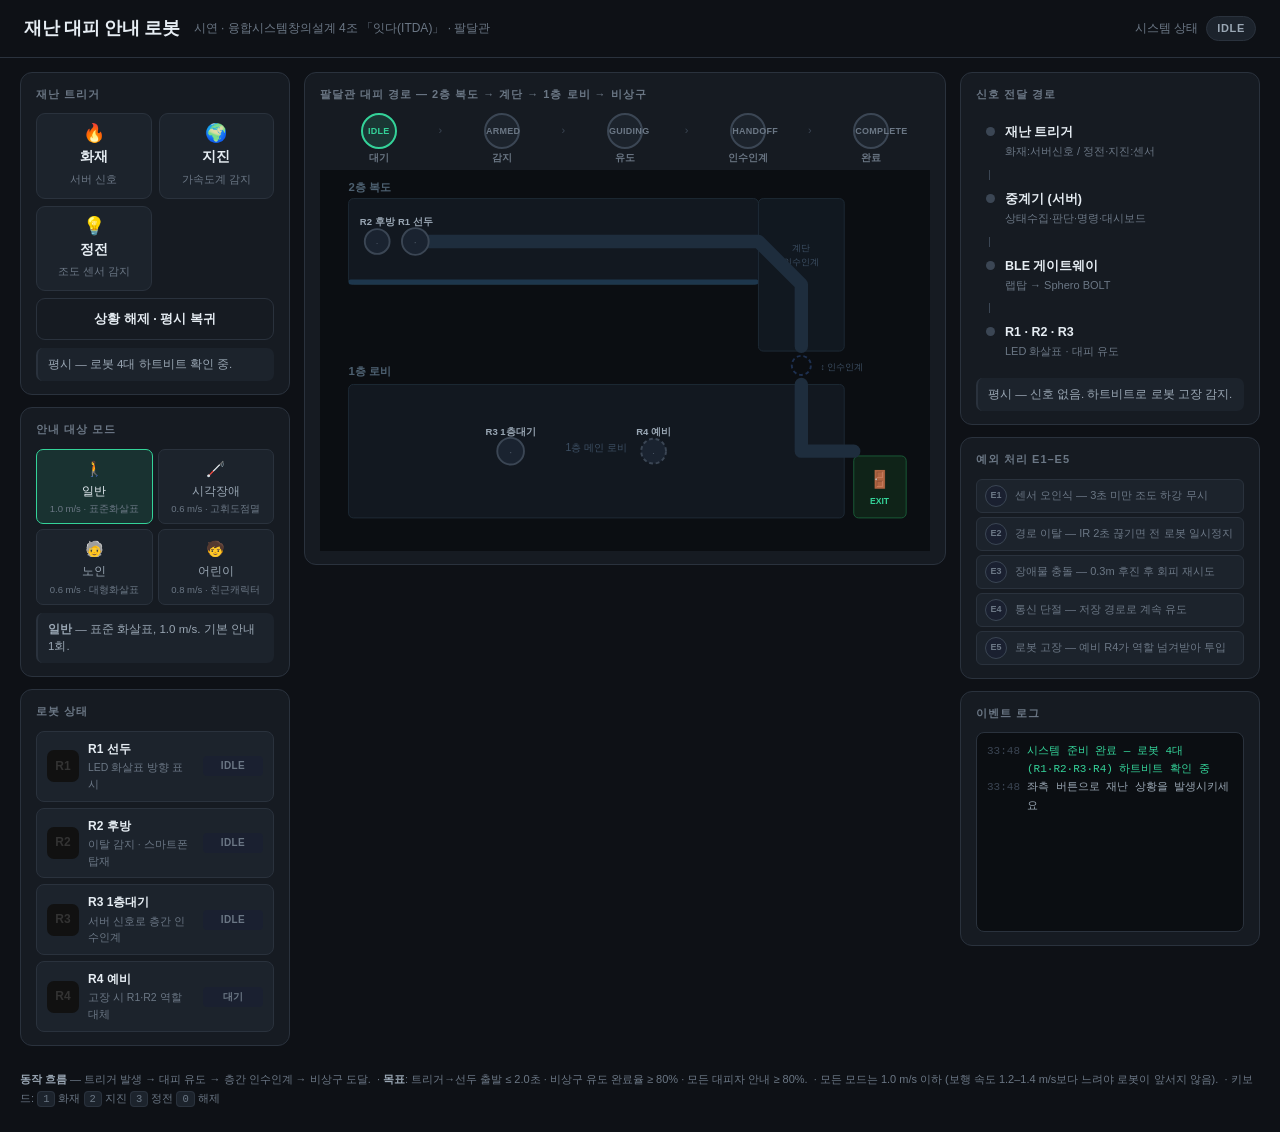
<file: 재난대피로봇_시연/index.html>
<!DOCTYPE html>
<html lang="ko">
<head>
<meta charset="utf-8">
<meta name="viewport" content="width=device-width, initial-scale=1">
<title>잇다(ITDA) — 재난 대피 안내 로봇 시연</title>
<style>
  :root{
    --bg:#0e1116; --panel:#161b22; --panel2:#1c232c; --line:#2a323d;
    --ink:#e6edf3; --ink2:#9aa7b4; --ink3:#6b7785;
    --fire:#ff6b35; --quake:#a78bfa; --black:#fbbf24; --ok:#34d399; --bad:#f87171;
    --blue:#5b9bd5; --wire:#3b4654;
  }
  *{box-sizing:border-box}
  body{margin:0;background:var(--bg);color:var(--ink);
    font:14px/1.6 -apple-system,BlinkMacSystemFont,"Apple SD Gothic Neo","Segoe UI",sans-serif}

  header{padding:14px 24px;border-bottom:1px solid var(--line);display:flex;align-items:center;gap:14px;flex-wrap:wrap}
  header h1{margin:0;font-size:18px;letter-spacing:-.3px}
  header .sub{color:var(--ink3);font-size:12px}
  .mode-badge{margin-left:auto;display:flex;align-items:center;gap:8px}
  .state-pill{font-size:11px;font-weight:700;padding:3px 10px;border-radius:20px;
    background:var(--panel2);border:1px solid var(--line);color:var(--ink2);letter-spacing:.06em;transition:.3s}
  .state-pill.armed{border-color:var(--black);color:var(--black);background:rgba(251,191,36,.12)}
  .state-pill.guiding{border-color:var(--ok);color:var(--ok);background:rgba(52,211,153,.12)}
  .state-pill.handoff{border-color:var(--blue);color:var(--blue);background:rgba(91,155,213,.12)}
  .state-pill.complete{border-color:var(--ok);color:var(--ok);background:rgba(52,211,153,.18)}

  .wrap{display:grid;grid-template-columns:270px minmax(400px,1fr) 300px;gap:14px;padding:14px 20px 24px;align-items:start}
  @media(max-width:1100px){.wrap{grid-template-columns:1fr}}

  .card{background:var(--panel);border:1px solid var(--line);border-radius:12px;padding:13px 15px;margin-bottom:12px}
  .card:last-child{margin-bottom:0}
  .card h2{margin:0 0 10px;font-size:11px;letter-spacing:.09em;color:var(--ink3);text-transform:uppercase;font-weight:600}

  /* ── 트리거 ── */
  .btns{display:grid;grid-template-columns:1fr 1fr;gap:7px}
  .btn{appearance:none;border:1px solid var(--line);background:var(--panel2);color:var(--ink);
    border-radius:9px;padding:10px 7px;font:inherit;font-weight:600;cursor:pointer;text-align:center;
    transition:.15s;display:flex;flex-direction:column;align-items:center;gap:3px}
  .btn .ico{font-size:18px;line-height:1}
  .btn small{font-weight:400;color:var(--ink3);font-size:10.5px}
  .btn:hover{border-color:var(--ink3);transform:translateY(-1px)}
  .btn.fire.on{border-color:var(--fire);background:rgba(255,107,53,.14);color:var(--fire)}
  .btn.quake.on{border-color:var(--quake);background:rgba(167,139,250,.14);color:var(--quake)}
  .btn.black.on{border-color:var(--black);background:rgba(251,191,36,.14);color:var(--black)}
  .btn.clear{grid-column:1/-1;background:transparent;font-size:12.5px}
  .btn.clear:hover{border-color:var(--ok);color:var(--ok)}

  /* ── 안내 대상 ── */
  .seg{display:grid;grid-template-columns:1fr 1fr;gap:5px;margin-top:5px}
  .seg button{appearance:none;border:1px solid var(--line);background:var(--panel2);color:var(--ink2);
    border-radius:7px;padding:7px 4px;font:inherit;font-size:11.5px;cursor:pointer;transition:.15s;
    display:flex;flex-direction:column;align-items:center;gap:1px}
  .seg button .ico{font-size:15px}
  .seg button .spd{font-size:9.5px;color:var(--ink3)}
  .seg button.on{border-color:var(--ok);color:var(--ink);background:rgba(52,211,153,.12)}

  /* ── 로봇 카드 ── */
  .bots{display:grid;gap:6px}
  .bot{display:flex;align-items:center;gap:9px;padding:8px 10px;background:var(--panel2);
    border:1px solid var(--line);border-radius:8px;transition:.2s}
  .rball{width:32px;height:32px;border-radius:7px;background:#111;flex:none;display:grid;
    place-items:center;font-size:12px;font-weight:800;color:#333;transition:.3s}
  .bot .n{font-weight:600;font-size:12px}
  .bot .s{font-size:10.5px;color:var(--ink3)}
  .bot .st{margin-left:auto;font-size:10px;padding:2px 7px;border-radius:4px;
    background:#1a2030;color:var(--ink3);font-weight:700;letter-spacing:.04em;min-width:60px;text-align:center}
  .bot.guiding .st{background:rgba(52,211,153,.15);color:var(--ok)}
  .bot.armed .st{background:rgba(251,191,36,.14);color:var(--black)}
  .bot.handoff .st{background:rgba(91,155,213,.14);color:var(--blue)}
  .bot.complete .st{background:rgba(52,211,153,.2);color:var(--ok)}

  /* ── 상태 타임라인 ── */
  .timeline{display:flex;align-items:center;gap:0;margin:10px 0 6px}
  .tnode{display:flex;flex-direction:column;align-items:center;gap:3px;flex:1}
  .tnode .tc{width:36px;height:36px;border-radius:50%;background:var(--panel2);border:2px solid var(--wire);
    display:grid;place-items:center;font-size:9px;font-weight:700;color:var(--ink3);transition:.3s;letter-spacing:.03em}
  .tnode .tl{font-size:9.5px;color:var(--ink3);font-weight:600;text-align:center;line-height:1.2}
  .tnode.active .tc{border-color:var(--ok);background:rgba(52,211,153,.15);color:var(--ok)}
  .tnode.done .tc{border-color:var(--blue);background:rgba(91,155,213,.12);color:var(--blue)}
  .tarrow{color:var(--wire);font-size:11px;margin:0 1px;padding-bottom:16px;transition:.3s;flex:none}
  .tarrow.on{color:var(--ok)}

  /* ── 평면도 ── */
  svg{display:block;width:100%;height:auto}
  .bot-label{font:600 10px -apple-system,sans-serif;fill:var(--ink2)}
  .zone-label{font:500 11px -apple-system,sans-serif;fill:#3d4f63}
  .zone-label-sm{font:500 9.5px -apple-system,sans-serif;fill:#3d4f63}
  .floor-label{font:700 12px -apple-system,sans-serif;fill:#4d6070}

  /* ── 신호 경로 ── */
  .chain{display:flex;flex-direction:column;gap:0}
  .node{display:flex;gap:10px;align-items:flex-start;padding:8px 9px;border-radius:8px;
    border:1px solid transparent;transition:.2s}
  .node.active{background:var(--panel2);border-color:var(--line)}
  .node .dot{width:9px;height:9px;border-radius:50%;background:var(--wire);margin-top:5px;flex:none;transition:.2s}
  .node.active .dot{background:var(--ok);box-shadow:0 0 0 4px rgba(52,211,153,.16)}
  .node.cut .dot{background:var(--bad);box-shadow:none}
  .node .t{font-weight:600;font-size:12.5px}
  .node .d{font-size:11px;color:var(--ink3);margin-top:1px}
  .node.cut .t{color:var(--bad);text-decoration:line-through;text-decoration-thickness:1px}
  .link{width:1px;height:10px;background:var(--wire);margin-left:13px}
  .link.on{background:var(--ok)}
  .link.cut{background:repeating-linear-gradient(180deg,var(--bad) 0 3px,transparent 3px 6px)}

  /* ── 예외 ── */
  .excepts{display:grid;gap:4px;margin-top:6px}
  .ex{display:flex;align-items:center;gap:8px;padding:5px 8px;border-radius:6px;
    background:var(--panel2);border:1px solid var(--line);font-size:11px;transition:.3s}
  .ex .eid{width:22px;height:22px;border-radius:50%;background:#1a2030;border:1px solid var(--wire);
    display:grid;place-items:center;font-size:9px;font-weight:700;color:var(--ink3);flex:none}
  .ex .etxt{color:var(--ink3)}
  .ex.triggered{border-color:var(--bad);background:rgba(248,113,113,.1)}
  .ex.triggered .eid{border-color:var(--bad);color:var(--bad);background:rgba(248,113,113,.15)}
  .ex.triggered .etxt{color:var(--ink)}
  .ex.resolved{border-color:var(--ok);background:rgba(52,211,153,.08)}
  .ex.resolved .eid{border-color:var(--ok);color:var(--ok)}

  /* ── 로그 ── */
  .log{height:200px;overflow-y:auto;font:11px/1.65 ui-monospace,SFMono-Regular,Menlo,monospace;
    background:#0b0e12;border:1px solid var(--line);border-radius:8px;padding:9px 10px}
  .log div{display:flex;gap:7px}
  .log .ts{color:#3b4553;flex:none}
  .log .m{color:var(--ink2)}
  .log .m.hi{color:var(--ink)}
  .log .m.warn{color:var(--black)}
  .log .m.bad{color:var(--bad)}
  .log .m.ok{color:var(--ok)}
  .log .m.blu{color:var(--blue)}

  .note{margin-top:8px;padding:8px 10px;border-radius:7px;background:var(--panel2);
    border-left:2px solid var(--line);font-size:11.5px;color:var(--ink2);line-height:1.5}

  footer{padding:0 20px 24px;color:var(--ink3);font-size:11px;line-height:1.75}
  footer b{color:var(--ink2)}
  kbd{background:var(--panel2);border:1px solid var(--line);border-radius:4px;padding:1px 5px;font-size:10.5px}
</style>
</head>
<body>

<header>
  <h1>재난 대피 안내 로봇</h1>
  <span class="sub">시연 · 융합시스템창의설계 4조 「잇다(ITDA)」 · 팔달관</span>
  <div class="mode-badge">
    <span style="font-size:12px;color:var(--ink3)">시스템 상태</span>
    <span class="state-pill" id="statePill">IDLE</span>
  </div>
</header>

<div class="wrap">

  <!-- ─────────── 좌 ─────────── -->
  <div>
    <div class="card">
      <h2>재난 트리거</h2>
      <div class="btns">
        <button class="btn fire"  data-d="fire">
          <span class="ico">🔥</span>화재<small>서버 신호</small>
        </button>
        <button class="btn quake" data-d="quake">
          <span class="ico">🌍</span>지진<small>가속도계 감지</small>
        </button>
        <button class="btn black" data-d="black">
          <span class="ico">💡</span>정전<small>조도 센서 감지</small>
        </button>
        <button class="btn clear" data-d="clear">상황 해제 · 평시 복귀</button>
      </div>
      <div class="note" id="triggerNote">평시 — 로봇 4대 하트비트 확인 중. 버튼으로 재난 상황을 발생시키세요.</div>
    </div>

    <div class="card">
      <h2>안내 대상 모드</h2>
      <div class="seg" id="seg">
        <button data-t="normal" class="on">
          <span class="ico">🚶</span>일반<span class="spd">1.0 m/s · 표준화살표</span>
        </button>
        <button data-t="blind">
          <span class="ico">🦯</span>시각장애<span class="spd">0.6 m/s · 고휘도점멸</span>
        </button>
        <button data-t="elder">
          <span class="ico">🧓</span>노인<span class="spd">0.6 m/s · 대형화살표</span>
        </button>
        <button data-t="child">
          <span class="ico">🧒</span>어린이<span class="spd">0.8 m/s · 친근캐릭터</span>
        </button>
      </div>
      <div class="note" id="targetNote"></div>
    </div>

    <div class="card">
      <h2>로봇 상태</h2>
      <div class="bots" id="bots"></div>
    </div>
  </div>

  <!-- ─────────── 중 ─────────── -->
  <div>
    <div class="card" style="margin-bottom:12px">
      <h2>팔달관 대피 경로 — 2층 복도 → 계단 → 1층 로비 → 비상구</h2>
      <!-- 상태 타임라인 -->
      <div class="timeline" id="timeline">
        <div class="tnode" id="tn0"><div class="tc">IDLE</div><div class="tl">대기</div></div>
        <div class="tarrow" id="ta0">›</div>
        <div class="tnode" id="tn1"><div class="tc">ARMED</div><div class="tl">감지</div></div>
        <div class="tarrow" id="ta1">›</div>
        <div class="tnode" id="tn2"><div class="tc">GUIDING</div><div class="tl">유도</div></div>
        <div class="tarrow" id="ta2">›</div>
        <div class="tnode" id="tn3"><div class="tc">HANDOFF</div><div class="tl">인수인계</div></div>
        <div class="tarrow" id="ta3">›</div>
        <div class="tnode" id="tn4"><div class="tc">COMPLETE</div><div class="tl">완료</div></div>
      </div>

      <svg viewBox="0 0 640 400" id="plan">
        <!-- 배경 -->
        <rect x="0" y="0" width="640" height="400" fill="#0b0e12"/>

        <!-- 2층 레이블 -->
        <text x="30" y="22" class="floor-label">2층 복도</text>

        <!-- 2층 복도 (팔달관 — 넓은 ㄴ자 복도) -->
        <rect x="30" y="30" width="430" height="90" rx="5" fill="#121820" stroke="#1e2a36"/>
        <!-- 유리 난간 (복도 하단) -->
        <rect x="30" y="115" width="430" height="5" rx="2" fill="#1e3a52" opacity=".9"/>
        <text x="245" y="80" class="zone-label" text-anchor="middle">2층 주복도</text>
        <!-- 계단 연결부 (꺾이는 부분) -->
        <rect x="460" y="30" width="90" height="160" rx="5" fill="#111820" stroke="#1e2a36"/>
        <text x="505" y="85" class="zone-label-sm" text-anchor="middle">계단</text>
        <text x="505" y="100" class="zone-label-sm" text-anchor="middle">인수인계</text>

        <!-- 1층 레이블 -->
        <text x="30" y="215" class="floor-label">1층 로비</text>

        <!-- 1층 로비 -->
        <rect x="30" y="225" width="520" height="140" rx="5" fill="#121820" stroke="#1e2a36"/>
        <text x="290" y="295" class="zone-label" text-anchor="middle">1층 메인 로비</text>

        <!-- 비상구 -->
        <rect x="560" y="300" width="55" height="65" rx="5" fill="#0f2318" stroke="#1a5c38"/>
        <text x="587" y="330" text-anchor="middle" font-size="18" fill="#34d399">🚪</text>
        <text x="587" y="350" text-anchor="middle" font-size="9" fill="#34d399" font-weight="700">EXIT</text>

        <!-- 대피 경로 -->
        <!-- 2층: R1·R2 출발 → 계단 -->
        <path id="route2f" d="M 100 75 L 460 75 L 505 120 L 505 185"
              fill="none" stroke="#1e2d3d" stroke-width="14" stroke-linecap="round" stroke-linejoin="round"/>
        <path id="route2fLit" d="M 100 75 L 460 75 L 505 120 L 505 185"
              fill="none" stroke="#ff6b35" stroke-width="14" stroke-linecap="round" stroke-linejoin="round"
              opacity="0" stroke-dasharray="12 10"/>
        <!-- 1층: 계단 → 로비 → EXIT -->
        <path id="route1f" d="M 505 225 L 505 295 L 560 295"
              fill="none" stroke="#1e2d3d" stroke-width="14" stroke-linecap="round" stroke-linejoin="round"/>
        <path id="route1fLit" d="M 505 225 L 505 295 L 560 295"
              fill="none" stroke="#34d399" stroke-width="14" stroke-linecap="round" stroke-linejoin="round"
              opacity="0" stroke-dasharray="12 10"/>

        <!-- 로봇: R1 선두 -->
        <g id="rR1">
          <circle cx="100" cy="75" r="14" fill="#1a2330" stroke="#3b4654" stroke-width="2"/>
          <text x="100" y="80" text-anchor="middle" font-size="11" fill="#4d5867" id="rR1t">·</text>
          <text x="100" y="58" text-anchor="middle" class="bot-label">R1 선두</text>
        </g>
        <!-- 로봇: R2 후방 (R1 뒤) -->
        <g id="rR2">
          <circle cx="60" cy="75" r="13" fill="#1a2330" stroke="#3b4654" stroke-width="2"/>
          <text x="60" y="80" text-anchor="middle" font-size="10" fill="#4d5867" id="rR2t">·</text>
          <text x="60" y="58" text-anchor="middle" class="bot-label">R2 후방</text>
        </g>
        <!-- 로봇: R3 1층 대기 -->
        <g id="rR3">
          <circle cx="200" cy="295" r="14" fill="#1a2330" stroke="#3b4654" stroke-width="2"/>
          <text x="200" y="300" text-anchor="middle" font-size="11" fill="#4d5867" id="rR3t">·</text>
          <text x="200" y="278" text-anchor="middle" class="bot-label">R3 1층대기</text>
        </g>
        <!-- 로봇: R4 예비 -->
        <g id="rR4">
          <circle cx="350" cy="295" r="13" fill="#1a2330" stroke="#3b4654" stroke-width="2" stroke-dasharray="4 3"/>
          <text x="350" y="300" text-anchor="middle" font-size="10" fill="#3d4f63" id="rR4t">·</text>
          <text x="350" y="278" text-anchor="middle" class="bot-label" fill="#3d4f63">R4 예비</text>
        </g>

        <!-- 핸드오프 포인트 표시 -->
        <circle id="handoffPt" cx="505" cy="205" r="10" fill="none" stroke="#1e3050" stroke-width="2" stroke-dasharray="4 3"/>
        <text x="525" y="210" font-size="9" fill="#3d4f63">↕ 인수인계</text>

        <!-- BLE 연결선 R1-R2 -->
        <line id="bleR12" x1="100" y1="75" x2="60" y2="75" stroke="#2d3f52" stroke-width="1.5"
              stroke-dasharray="3 4" opacity="0"/>
      </svg>
    </div>
  </div>

  <!-- ─────────── 우 ─────────── -->
  <div>
    <div class="card">
      <h2>신호 전달 경로</h2>
      <div class="chain" id="chain">
        <div class="node" id="n1">
          <span class="dot"></span>
          <div><div class="t">재난 트리거</div><div class="d">화재:서버신호 / 정전·지진:센서</div></div>
        </div>
        <div class="link" id="l1"></div>
        <div class="node" id="n2">
          <span class="dot"></span>
          <div><div class="t">중계기 (서버)</div><div class="d">상태수집·판단·명령·대시보드</div></div>
        </div>
        <div class="link" id="l2"></div>
        <div class="node" id="n3">
          <span class="dot"></span>
          <div><div class="t">BLE 게이트웨이</div><div class="d">랩탑 → Sphero BOLT</div></div>
        </div>
        <div class="link" id="l3"></div>
        <div class="node" id="n4">
          <span class="dot"></span>
          <div><div class="t">R1 · R2 · R3</div><div class="d">LED 화살표 · 대피 유도</div></div>
        </div>
      </div>
      <div class="note" id="pathNote">평시 — 신호 없음. 하트비트로 로봇 고장 감지.</div>
    </div>

    <div class="card">
      <h2>예외 처리 E1–E5</h2>
      <div class="excepts" id="excepts">
        <div class="ex" id="eE1">
          <div class="eid">E1</div>
          <div class="etxt">센서 오인식 — 3초 미만 조도 하강 무시</div>
        </div>
        <div class="ex" id="eE2">
          <div class="eid">E2</div>
          <div class="etxt">경로 이탈 — IR 2초 끊기면 전 로봇 일시정지</div>
        </div>
        <div class="ex" id="eE3">
          <div class="eid">E3</div>
          <div class="etxt">장애물 충돌 — 0.3m 후진 후 회피 재시도</div>
        </div>
        <div class="ex" id="eE4">
          <div class="eid">E4</div>
          <div class="etxt">통신 단절 — 저장 경로로 계속 유도</div>
        </div>
        <div class="ex" id="eE5">
          <div class="eid">E5</div>
          <div class="etxt">로봇 고장 — 예비 R4가 역할 넘겨받아 투입</div>
        </div>
      </div>
    </div>

    <div class="card">
      <h2>이벤트 로그</h2>
      <div class="log" id="log"></div>
    </div>
  </div>

</div>

<footer>
  <b>동작 흐름</b> — 트리거 발생 → 대피 유도 → 층간 인수인계 → 비상구 도달.
  &nbsp;· <b>목표</b>: 트리거→선두 출발 ≤ 2.0초 · 비상구 유도 완료율 ≥ 80% · 모든 대피자 안내 ≥ 80%.
  &nbsp;· 모든 모드는 1.0 m/s 이하 (보행 속도 1.2–1.4 m/s보다 느려야 로봇이 앞서지 않음).
  &nbsp;· 키보드: <kbd>1</kbd> 화재 <kbd>2</kbd> 지진 <kbd>3</kbd> 정전 <kbd>0</kbd> 해제
</footer>

<script>
(function(){
  const $=s=>document.querySelector(s), $$=s=>[...document.querySelectorAll(s)];
  const logEl=$('#log');
  let target='normal', timers=[], disaster=null, curState='idle';

  const TARGETS={
    normal:{icon:'→',color:'#e6edf3',speed:'1.0 m/s',led:'표준 화살표',voice:'기본 안내 1회',
      note:'<b>일반</b> — 표준 화살표, 1.0 m/s. 기본 안내 1회.'},
    blind:{icon:'★',color:'#60a5fa',speed:'0.6 m/s',led:'고휘도 단색 점멸',voice:'상황·방향 반복 안내',
      note:'<b>시각장애</b> — 고휘도 단색 점멸, 0.6 m/s. 상황·방향 반복 음성 안내.'},
    elder:{icon:'⇒',color:'#fbbf24',speed:'0.6 m/s',led:'대형 화살표',voice:'주기적으로 또렷하게',
      note:'<b>노인</b> — 대형 화살표, 0.6 m/s. 주기적으로 또렷한 음성 안내.'},
    child:{icon:'☺',color:'#ff8fab',speed:'0.8 m/s',led:'친근한 캐릭터',voice:'쉽고 짧은 문구',
      note:'<b>어린이</b> — 친근한 캐릭터, 0.8 m/s. 쉽고 짧은 음성 안내.'}
  };

  const ROBOTS=[
    {id:'R1',name:'R1 선두',  role:'LED 화살표 방향 표시',  color:'#ff6b35'},
    {id:'R2',name:'R2 후방',  role:'이탈 감지 · 스마트폰 탑재',color:'#fbbf24'},
    {id:'R3',name:'R3 1층대기',role:'서버 신호로 층간 인수인계',color:'#34d399'},
    {id:'R4',name:'R4 예비',  role:'고장 시 R1·R2 역할 대체', color:'#9aa7b4'}
  ];

  /* ── 로그 ── */
  function log(msg,kind){
    const t=new Date(),ts=`${pad(t.getMinutes())}:${pad(t.getSeconds())}`;
    const d=document.createElement('div');
    d.innerHTML=`<span class="ts">${ts}</span><span class="m ${kind||''}">${msg}</span>`;
    logEl.appendChild(d); logEl.scrollTop=logEl.scrollHeight;
  }
  function pad(n){return String(n).padStart(2,'0')}

  /* ── 상태 타임라인 ── */
  const STATE_IDX={idle:0,armed:1,guiding:2,handoff:3,complete:4};
  function setState(s){
    curState=s;
    // pill
    const pill=$('#statePill');
    pill.className='state-pill '+(s==='idle'?'':s);
    pill.textContent=s.toUpperCase();
    // timeline
    const idx=STATE_IDX[s]||0;
    ['tn0','tn1','tn2','tn3','tn4'].forEach((id,i)=>{
      const el=$('#'+id);
      el.classList.remove('active','done');
      if(i===idx) el.classList.add('active');
      else if(i<idx) el.classList.add('done');
    });
    ['ta0','ta1','ta2','ta3'].forEach((id,i)=>{
      $('#'+id).classList.toggle('on', i<idx);
    });
  }

  /* ── 로봇 카드 ── */
  let botState={R1:'IDLE',R2:'IDLE',R3:'IDLE',R4:'대기'};
  function renderBots(){
    $('#bots').innerHTML=ROBOTS.map(r=>{
      const st=botState[r.id]||'IDLE';
      const cls=st==='GUIDING'?'guiding':st==='ARMED'?'armed':st==='HANDOFF'?'handoff':st==='COMPLETE'?'complete':'';
      return `<div class="bot ${cls}">
        <div class="rball" style="color:${curState!=='idle'&&st!=='IDLE'?r.color:'#333'}">${r.id}</div>
        <div><div class="n">${r.name}</div><div class="s">${r.role}</div></div>
        <div class="st">${st}</div></div>`;
    }).join('');
  }

  /* ── SVG 로봇 ── */
  function setSvgBot(id,ch,color,glow){
    const t=$('#r'+id+'t'); if(!t)return;
    t.textContent=ch; t.setAttribute('fill',color);
    const c=$('#r'+id).querySelector('circle');
    c.setAttribute('stroke',glow||'#3b4654');
    c.setAttribute('stroke-width',glow?'3':'2');
  }

  /* ── 신호 경로 ── */
  function chain(states){
    ['n1','n2','n3','n4'].forEach((n,i)=>{
      const el=$('#'+n); el.classList.remove('active','cut');
      if(states[i]==='on') el.classList.add('active');
      if(states[i]==='cut') el.classList.add('cut');
    });
    ['l1','l2','l3'].forEach((l,i)=>{
      const el=$('#'+l); el.className='link';
      if(states[i]==='on'&&states[i+1]==='on') el.classList.add('on');
      if(states[i]==='cut'||states[i+1]==='cut') el.classList.add('cut');
    });
  }

  /* ── 예외 표시 ── */
  function triggerEx(id,resolve){
    const el=$('#e'+id); if(!el)return;
    el.classList.add('triggered');
    if(resolve) setTimeout(()=>{el.classList.remove('triggered');el.classList.add('resolved');},resolve);
  }
  function clearEx(){
    $$('.ex').forEach(e=>{e.classList.remove('triggered','resolved');});
  }

  /* ── 초기화 ── */
  function reset(){
    timers.forEach(clearTimeout); timers=[];
    window._anim&&clearInterval(window._anim); window._anim=null;
    window._anim2&&clearInterval(window._anim2); window._anim2=null;
    disaster=null;
    $$('.btn').forEach(b=>b.classList.remove('on'));
    setState('idle');
    $('#route2fLit').setAttribute('opacity','0');
    $('#route1fLit').setAttribute('opacity','0');
    $('#bleR12').setAttribute('opacity','0');
    $('#handoffPt').setAttribute('stroke','#1e3050');
    ROBOTS.forEach(r=>setSvgBot(r.id,'·','#4d5867',null));
    botState={R1:'IDLE',R2:'IDLE',R3:'IDLE',R4:'대기'};
    renderBots();
    chain(['','','','']);
    clearEx();
    $('#triggerNote').innerHTML='평시 — 로봇 4대 하트비트 확인 중.';
    $('#pathNote').innerHTML='평시 — 신호 없음. 하트비트로 로봇 고장 감지.';
  }

  const at=(ms,fn)=>timers.push(setTimeout(fn,ms));

  /* ── 유도 애니메이션 ── */
  function startGuiding(color2f){
    const T=TARGETS[target];
    // 2F 경로 점멸
    $('#route2fLit').setAttribute('stroke',color2f);
    $('#route2fLit').setAttribute('opacity','.85');
    let o=0;
    const anim=setInterval(()=>{o-=1.5;$('#route2fLit').setAttribute('stroke-dashoffset',o);},40);
    window._anim=anim;

    // R1 · R2 유도 시작
    ['R1','R2'].forEach((id,i)=>{
      at(200*i,()=>{
        setSvgBot(id,T.icon,T.color,color2f);
        botState[id]='GUIDING'; renderBots();
        log(`${id} 유도 시작 — ${T.led} · ${T.speed} · ${T.voice}`,'hi');
      });
    });
    // BLE 연결선
    at(400,()=>$('#bleR12').setAttribute('opacity','.9'));
  }

  /* ── 핸드오프 (층간 인수인계) ── */
  function startHandoff(){
    setState('handoff');
    log('── 층간 인수인계 — 계단 앞 도달 ──','blu');
    $('#handoffPt').setAttribute('stroke','#5b9bd5');
    botState.R1='HANDOFF'; botState.R2='HANDOFF'; renderBots();

    at(800,()=>{
      log('중계기 → R3 출발 명령 전송','blu');
      setSvgBot('R3',TARGETS[target].icon,'#34d399','#34d399');
      botState.R3='HANDOFF'; renderBots();
    });
    at(1600,()=>{
      log('R3 1층 유도 시작 — 로비 → 비상구','ok');
      $('#route1fLit').setAttribute('opacity','.85');
      let o2=0;
      const anim2=setInterval(()=>{o2-=1.5;$('#route1fLit').setAttribute('stroke-dashoffset',o2);},40);
      window._anim2=anim2;
      botState.R3='GUIDING'; renderBots();
    });
    at(3000,()=>{
      log('대피자 비상구 도달 — COMPLETE','ok');
      setState('complete');
      ['R1','R2','R3'].forEach(id=>{botState[id]='COMPLETE';});
      renderBots();
      setSvgBot('R1','✓','#34d399','#34d399');
      setSvgBot('R3','✓','#34d399','#34d399');
    });
  }

  /* ── 시나리오 ── */
  const SCENARIO={
    fire(){
      $('#triggerNote').innerHTML='<b>화재</b> — 발화실 번호를 받는 즉시 시작. (시연: 대시보드 입력으로 수신반 신호 대체)';
      $('#pathNote').innerHTML='<b>네트워크 경유</b> — 화재는 로봇이 직접 감지 불가. 외부 신호(수신반 대역) 수신.';
      log('── 화재 시나리오 시작 ──','warn');
      at(0,  ()=>{chain(['on','','','']);   setState('armed');   log('트리거: 화재감지기 신호 (발화실: 2F-C)','warn');});
      at(600,()=>{chain(['on','on','','']); log('중계기 수신 — ALARM{type:FIRE, zone:2F-C}','warn');});
      at(1200,()=>{chain(['on','on','on','']); log('BLE 게이트웨이 → R1·R2 출발 명령','hi');});
      at(1900,()=>{chain(['on','on','on','on']);
                   log(`동기 도달 → 전 로봇 동시 전환 (트리거→출발 ${((1900)/1000).toFixed(1)}s)`,'ok');
                   setState('guiding'); startGuiding('#ff6b35');});
      at(5500,()=>startHandoff());
    },
    black(){
      $('#triggerNote').innerHTML='<b>정전</b> — 조도 10 lux 미만이 3초 이상 지속되면 시작. (시연: 박스로 3초간 가림)';
      $('#pathNote').innerHTML='<b>자립 감지</b> — 정전 시 공유기도 꺼짐. 로봇이 광센서로 자체 판정.';
      log('── 정전 시나리오 시작 ──','warn');
      at(0,  ()=>{chain(['cut','cut','cut','']); log('전원 차단 — 서버·네트워크 경로 상실','bad');});
      at(500,()=>{log('R1 광센서: 850 lux → 8 lux (급락)','warn');});
      at(900,()=>{log('R2 광센서: 790 lux → 6 lux (급락)','warn');});
      at(1400,()=>{log('E1 — 단발 하강: 무시 (3초 미만 아직 대기중)','');  triggerEx('E1',2000);});
      at(3200,()=>{log('3초 이상 지속 확인 → 정전 확정. 자립 유도 모드','ok');
                   chain(['cut','cut','cut','on']); setState('armed');});
      at(3800,()=>{setState('guiding'); startGuiding('#fbbf24');
                   log('R1·R2 자립 대피 유도 시작 (저장 경로 사용)','ok');});
      at(4500,()=>{log('E4 — 통신 단절 중이지만 저장 경로로 계속 유도','');  triggerEx('E4',3000);});
      at(7000,()=>startHandoff());
    },
    quake(){
      $('#triggerNote').innerHTML='<b>지진</b> — 흔들리는 동안 음성 안내. 멈추고 2초 뒤 유도 시작.';
      $('#pathNote').innerHTML='<b>다중 교차검증</b> — 1대만 흔들리면 외부 접촉. 여러 대 동시 → 지진 확정.';
      log('── 지진 시나리오 시작 ──','warn');
      at(0,  ()=>{chain(['','','','on']); setState('armed');
                  log('R1 가속도 이상 — 0.42g 감지','warn'); shake('R1');});
      at(500,()=>log('단독 감지 → 외부 접촉 가능성. 판정 보류',''));
      at(1000,()=>{shake('R2'); log('R2 동시 감지 — 0.39g','warn');});
      at(1200,()=>{shake('R3'); log('R3 동시 감지 — 0.44g · 3대 교차확정 → 지진','warn');});
      at(1800,()=>log('진동 종료 대기 중… (흔들리는 동안 음성 안내만)',''));
      at(2800,()=>{log('진동 종료 확인 → 2초 뒤 유도 시작','ok');});
      at(4800,()=>{log('R1·R2 대피 유도 시작','ok'); setState('guiding'); startGuiding('#a78bfa');});
      at(8000,()=>startHandoff());
    }
  };

  function shake(id){
    const g=$('#r'+id); let n=0;
    const iv=setInterval(()=>{
      g.setAttribute('transform',`translate(${(Math.random()*5-2.5).toFixed(1)},${(Math.random()*5-2.5).toFixed(1)})`);
      if(++n>20){clearInterval(iv); g.removeAttribute('transform');}
    },45);
  }

  /* ── 이벤트 ── */
  $$('.btn').forEach(b=>b.addEventListener('click',()=>{
    const d=b.dataset.d;
    reset();
    if(d==='clear'){ log('상황 해제 — 전 로봇 평시 복귀','ok'); return; }
    b.classList.add('on'); disaster=d; SCENARIO[d]();
  }));

  $$('#seg button').forEach(b=>b.addEventListener('click',()=>{
    $$('#seg button').forEach(x=>x.classList.remove('on'));
    b.classList.add('on'); target=b.dataset.t;
    $('#targetNote').innerHTML=TARGETS[target].note;
    log(`안내 대상 → ${b.querySelector('.ico').textContent} ${b.childNodes[1]?.textContent||''} (${TARGETS[target].speed})`,'');
    if(disaster){ const d=disaster; reset(); $$(`.btn[data-d="${d}"]`)[0].classList.add('on');
                  disaster=d; SCENARIO[d](); }
  }));

  document.addEventListener('keydown',e=>{
    const m={'1':'fire','2':'quake','3':'black','0':'clear'}[e.key];
    if(m) $$(`.btn[data-d="${m}"]`)[0].click();
  });

  /* ── 시작 ── */
  $('#targetNote').innerHTML=TARGETS.normal.note;
  reset();
  log('시스템 준비 완료 — 로봇 4대 (R1·R2·R3·R4) 하트비트 확인 중','ok');
  log('좌측 버튼으로 재난 상황을 발생시키세요','');
})();
</script>
</body>
</html>
</file>
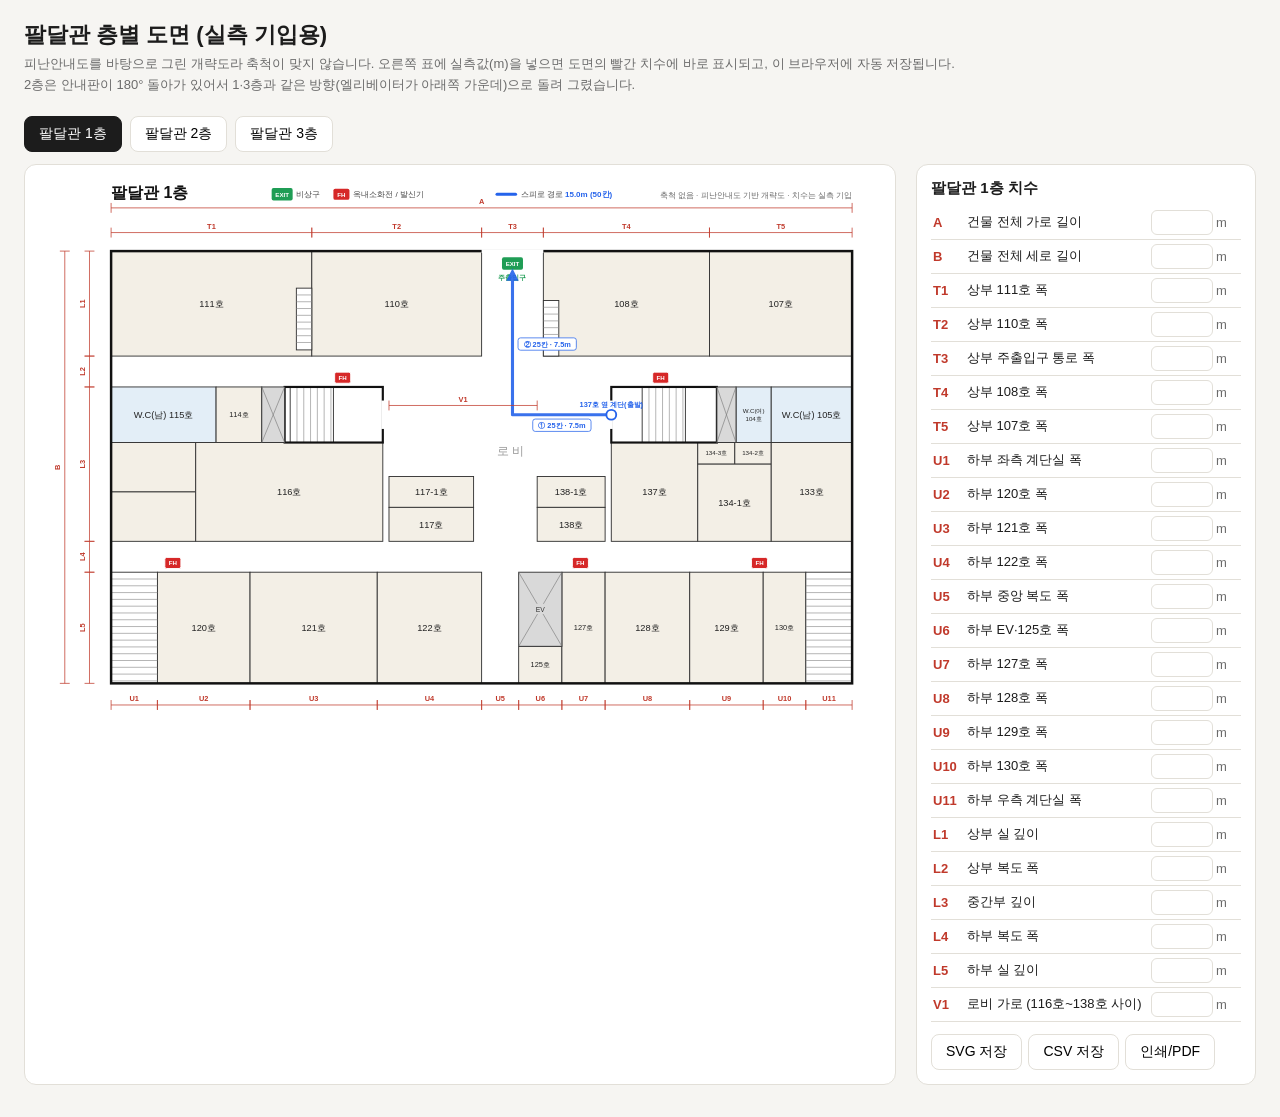
<file: 팔달관_도면.html>
<!doctype html>
<html lang="ko"><head><meta charset="utf-8"><meta name="viewport" content="width=device-width,initial-scale=1">
<title>팔달관 층별 도면</title>
<style>
:root{--bg:#f6f5f2;--card:#fff;--ink:#1c1c1c;--mute:#6b6b6b;--line:#e2dfd8;--acc:#c0392b}
*{box-sizing:border-box}
body{margin:0;background:var(--bg);color:var(--ink);font-family:"Apple SD Gothic Neo","Malgun Gothic","Noto Sans KR",sans-serif}
header{padding:20px 24px 8px;max-width:1500px;margin:0 auto}
h1{font-size:22px;margin:0 0 4px}
header p{margin:0;color:var(--mute);font-size:13px;line-height:1.6}
nav{display:flex;gap:8px;padding:12px 24px;max-width:1500px;margin:0 auto;flex-wrap:wrap}
nav button,.tools button{border:1px solid var(--line);background:var(--card);padding:8px 14px;border-radius:8px;font:inherit;font-size:14px;cursor:pointer}
nav button.on{background:var(--ink);color:#fff;border-color:var(--ink)}
.floor{display:none;max-width:1500px;margin:0 auto;padding:0 24px 32px;gap:20px;grid-template-columns:minmax(0,1fr) 340px}
.floor.on{display:grid}
.plan{background:var(--card);border:1px solid var(--line);border-radius:12px;padding:12px;overflow:auto}
.plan svg{width:100%;height:auto;display:block}
.side{background:var(--card);border:1px solid var(--line);border-radius:12px;padding:14px;align-self:start}
.side h2{font-size:15px;margin:0 0 8px}
table{width:100%;border-collapse:collapse;font-size:13px}
td{padding:4px 2px;border-bottom:1px solid var(--line);vertical-align:middle}
td.id{color:var(--acc);font-weight:700;width:34px}
td.v{width:92px}
td.v input{width:62px;padding:4px 6px;border:1px solid var(--line);border-radius:6px;font:inherit;text-align:right}
td.v span{color:var(--mute);margin-left:3px}
.tools{display:flex;gap:6px;flex-wrap:wrap;margin-top:12px}
@media (max-width:1000px){.floor.on{grid-template-columns:1fr}}
@media print{nav,.side .tools,header p{display:none}.floor{display:grid!important;grid-template-columns:1fr;page-break-after:always}body{background:#fff}td.v input{border:none}}
</style></head><body>
<header><h1>팔달관 층별 도면 (실측 기입용)</h1>
<p>피난안내도를 바탕으로 그린 개략도라 축척이 맞지 않습니다. 오른쪽 표에 실측값(m)을 넣으면 도면의 빨간 치수에 바로 표시되고, 이 브라우저에 자동 저장됩니다.<br>
2층은 안내판이 180° 돌아가 있어서 1·3층과 같은 방향(엘리베이터가 아래쪽 가운데)으로 돌려 그렸습니다.</p></header>
<nav id="tabs"></nav>
<div id="floors"></div>
<script>
const DATA = [{"id": "1F", "title": "팔달관 1층", "svg": "<svg xmlns=\"http://www.w3.org/2000/svg\" viewBox=\"0 0 1370 910\" width=\"1370\" height=\"910\" font-family=\"Apple SD Gothic Neo, Malgun Gothic, Noto Sans KR, sans-serif\"><style>.dim line{stroke:#c0392b;stroke-width:1.2}.dim text{fill:#c0392b;font-size:12px;font-weight:700}<\/style><defs><marker id=\"arr\" viewBox=\"0 0 10 10\" refX=\"6\" refY=\"5\" markerWidth=\"4\" markerHeight=\"4\" orient=\"auto\"><path d=\"M0,0 L10,5 L0,10 z\" fill=\"#2563eb\"/><\/marker><\/defs><rect width=\"100%\" height=\"100%\" fill=\"#fff\"/><text x=\"120\" y=\"34\" font-size=\"26\" font-weight=\"700\" fill=\"#111\">팔달관 1층<\/text><rect x=\"380\" y=\"18\" width=\"34\" height=\"20\" rx=\"3\" fill=\"#1f9d55\"/><text x=\"397\" y=\"32\" font-size=\"10\" font-weight=\"700\" text-anchor=\"middle\" fill=\"#fff\">EXIT<\/text><text x=\"420\" y=\"33\" font-size=\"13\" fill=\"#444\">비상구<\/text><rect x=\"480\" y=\"19\" width=\"26\" height=\"18\" rx=\"3\" fill=\"#d62828\"/><text x=\"493\" y=\"32\" font-size=\"10\" font-weight=\"700\" text-anchor=\"middle\" fill=\"#fff\">FH<\/text><text x=\"512\" y=\"33\" font-size=\"13\" fill=\"#444\">옥내소화전 / 발신기<\/text><line x1=\"745\" y1=\"28\" x2=\"775\" y2=\"28\" stroke=\"#2563eb\" stroke-width=\"5\" stroke-linecap=\"round\"/><text x=\"783\" y=\"33\" font-size=\"13\" fill=\"#444\">스피로 경로 <tspan font-weight=\"700\" fill=\"#2563eb\">15.0m (50칸)<\/tspan><\/text><text x=\"1320\" y=\"34\" font-size=\"13\" text-anchor=\"end\" fill=\"#666\">축척 없음 · 피난안내도 기반 개략도 · 치수는 실측 기입<\/text><rect x=\"120\" y=\"120\" width=\"1200\" height=\"700\" fill=\"#fff\"/><rect x=\"120\" y=\"120\" width=\"325\" height=\"170\" fill=\"#f3efe6\" stroke=\"#333\" stroke-width=\"1.5\"/><text x=\"282.5\" y=\"210.25\" font-size=\"15\" text-anchor=\"middle\" fill=\"#222\">111호<\/text><rect x=\"445\" y=\"120\" width=\"275\" height=\"170\" fill=\"#f3efe6\" stroke=\"#333\" stroke-width=\"1.5\"/><text x=\"582.5\" y=\"210.25\" font-size=\"15\" text-anchor=\"middle\" fill=\"#222\">110호<\/text><rect x=\"820\" y=\"120\" width=\"269\" height=\"170\" fill=\"#f3efe6\" stroke=\"#333\" stroke-width=\"1.5\"/><text x=\"954.5\" y=\"210.25\" font-size=\"15\" text-anchor=\"middle\" fill=\"#222\">108호<\/text><rect x=\"1089\" y=\"120\" width=\"231\" height=\"170\" fill=\"#f3efe6\" stroke=\"#333\" stroke-width=\"1.5\"/><text x=\"1204.5\" y=\"210.25\" font-size=\"15\" text-anchor=\"middle\" fill=\"#222\">107호<\/text><rect x=\"120\" y=\"340\" width=\"170\" height=\"90\" fill=\"#e3eef7\" stroke=\"#333\" stroke-width=\"1.5\"/><text x=\"205.0\" y=\"390.25\" font-size=\"15\" text-anchor=\"middle\" fill=\"#222\">W.C(남) 115호<\/text><rect x=\"290\" y=\"340\" width=\"74\" height=\"90\" fill=\"#f3efe6\" stroke=\"#333\" stroke-width=\"1.5\"/><text x=\"327.0\" y=\"389.2\" font-size=\"12\" text-anchor=\"middle\" fill=\"#222\">114호<\/text><rect x=\"120\" y=\"430\" width=\"137\" height=\"80\" fill=\"#f3efe6\" stroke=\"#333\" stroke-width=\"1.5\"/><rect x=\"120\" y=\"510\" width=\"137\" height=\"80\" fill=\"#f3efe6\" stroke=\"#333\" stroke-width=\"1.5\"/><rect x=\"257\" y=\"430\" width=\"303\" height=\"160\" fill=\"#f3efe6\" stroke=\"#333\" stroke-width=\"1.5\"/><text x=\"408.5\" y=\"515.25\" font-size=\"15\" text-anchor=\"middle\" fill=\"#222\">116호<\/text><rect x=\"570\" y=\"485\" width=\"137\" height=\"50\" fill=\"#f3efe6\" stroke=\"#333\" stroke-width=\"1.5\"/><text x=\"638.5\" y=\"515.25\" font-size=\"15\" text-anchor=\"middle\" fill=\"#222\">117-1호<\/text><rect x=\"570\" y=\"535\" width=\"137\" height=\"55\" fill=\"#f3efe6\" stroke=\"#333\" stroke-width=\"1.5\"/><text x=\"638.5\" y=\"567.75\" font-size=\"15\" text-anchor=\"middle\" fill=\"#222\">117호<\/text><rect x=\"1132\" y=\"340\" width=\"57\" height=\"90\" fill=\"#e3eef7\" stroke=\"#333\" stroke-width=\"1.5\"/><text x=\"1160.5\" y=\"382.5\" font-size=\"10\" text-anchor=\"middle\" fill=\"#222\">W.C(여)<\/text><text x=\"1160.5\" y=\"394.5\" font-size=\"10\" text-anchor=\"middle\" fill=\"#222\">104호<\/text><rect x=\"1189\" y=\"340\" width=\"131\" height=\"90\" fill=\"#e3eef7\" stroke=\"#333\" stroke-width=\"1.5\"/><text x=\"1254.5\" y=\"390.25\" font-size=\"15\" text-anchor=\"middle\" fill=\"#222\">W.C(남) 105호<\/text><rect x=\"810\" y=\"485\" width=\"110\" height=\"50\" fill=\"#f3efe6\" stroke=\"#333\" stroke-width=\"1.5\"/><text x=\"865.0\" y=\"515.25\" font-size=\"15\" text-anchor=\"middle\" fill=\"#222\">138-1호<\/text><rect x=\"810\" y=\"535\" width=\"110\" height=\"55\" fill=\"#f3efe6\" stroke=\"#333\" stroke-width=\"1.5\"/><text x=\"865.0\" y=\"567.75\" font-size=\"15\" text-anchor=\"middle\" fill=\"#222\">138호<\/text><rect x=\"930\" y=\"430\" width=\"140\" height=\"160\" fill=\"#f3efe6\" stroke=\"#333\" stroke-width=\"1.5\"/><text x=\"1000.0\" y=\"515.25\" font-size=\"15\" text-anchor=\"middle\" fill=\"#222\">137호<\/text><rect x=\"1070\" y=\"430\" width=\"60\" height=\"35\" fill=\"#f3efe6\" stroke=\"#333\" stroke-width=\"1.5\"/><text x=\"1100.0\" y=\"451.0\" font-size=\"10\" text-anchor=\"middle\" fill=\"#222\">134-3호<\/text><rect x=\"1130\" y=\"430\" width=\"59\" height=\"35\" fill=\"#f3efe6\" stroke=\"#333\" stroke-width=\"1.5\"/><text x=\"1159.5\" y=\"451.0\" font-size=\"10\" text-anchor=\"middle\" fill=\"#222\">134-2호<\/text><rect x=\"1070\" y=\"465\" width=\"119\" height=\"125\" fill=\"#f3efe6\" stroke=\"#333\" stroke-width=\"1.5\"/><text x=\"1129.5\" y=\"532.75\" font-size=\"15\" text-anchor=\"middle\" fill=\"#222\">134-1호<\/text><rect x=\"1189\" y=\"430\" width=\"131\" height=\"160\" fill=\"#f3efe6\" stroke=\"#333\" stroke-width=\"1.5\"/><text x=\"1254.5\" y=\"515.25\" font-size=\"15\" text-anchor=\"middle\" fill=\"#222\">133호<\/text><rect x=\"195\" y=\"640\" width=\"150\" height=\"180\" fill=\"#f3efe6\" stroke=\"#333\" stroke-width=\"1.5\"/><text x=\"270.0\" y=\"735.25\" font-size=\"15\" text-anchor=\"middle\" fill=\"#222\">120호<\/text><rect x=\"345\" y=\"640\" width=\"206\" height=\"180\" fill=\"#f3efe6\" stroke=\"#333\" stroke-width=\"1.5\"/><text x=\"448.0\" y=\"735.25\" font-size=\"15\" text-anchor=\"middle\" fill=\"#222\">121호<\/text><rect x=\"551\" y=\"640\" width=\"169\" height=\"180\" fill=\"#f3efe6\" stroke=\"#333\" stroke-width=\"1.5\"/><text x=\"635.5\" y=\"735.25\" font-size=\"15\" text-anchor=\"middle\" fill=\"#222\">122호<\/text><rect x=\"780\" y=\"760\" width=\"70\" height=\"60\" fill=\"#f3efe6\" stroke=\"#333\" stroke-width=\"1.5\"/><text x=\"815.0\" y=\"794.2\" font-size=\"12\" text-anchor=\"middle\" fill=\"#222\">125호<\/text><rect x=\"850\" y=\"640\" width=\"70\" height=\"180\" fill=\"#f3efe6\" stroke=\"#333\" stroke-width=\"1.5\"/><text x=\"885.0\" y=\"734.2\" font-size=\"12\" text-anchor=\"middle\" fill=\"#222\">127호<\/text><rect x=\"920\" y=\"640\" width=\"137\" height=\"180\" fill=\"#f3efe6\" stroke=\"#333\" stroke-width=\"1.5\"/><text x=\"988.5\" y=\"735.25\" font-size=\"15\" text-anchor=\"middle\" fill=\"#222\">128호<\/text><rect x=\"1057\" y=\"640\" width=\"119\" height=\"180\" fill=\"#f3efe6\" stroke=\"#333\" stroke-width=\"1.5\"/><text x=\"1116.5\" y=\"735.25\" font-size=\"15\" text-anchor=\"middle\" fill=\"#222\">129호<\/text><rect x=\"1176\" y=\"640\" width=\"69\" height=\"180\" fill=\"#f3efe6\" stroke=\"#333\" stroke-width=\"1.5\"/><text x=\"1210.5\" y=\"734.2\" font-size=\"12\" text-anchor=\"middle\" fill=\"#222\">130호<\/text><rect x=\"120\" y=\"640\" width=\"75\" height=\"180\" fill=\"#fff\" stroke=\"#333\" stroke-width=\"1.5\"/><line x1=\"120\" y1=\"651\" x2=\"195\" y2=\"651\" stroke=\"#888\" stroke-width=\"1\"/><line x1=\"120\" y1=\"662\" x2=\"195\" y2=\"662\" stroke=\"#888\" stroke-width=\"1\"/><line x1=\"120\" y1=\"673\" x2=\"195\" y2=\"673\" stroke=\"#888\" stroke-width=\"1\"/><line x1=\"120\" y1=\"684\" x2=\"195\" y2=\"684\" stroke=\"#888\" stroke-width=\"1\"/><line x1=\"120\" y1=\"695\" x2=\"195\" y2=\"695\" stroke=\"#888\" stroke-width=\"1\"/><line x1=\"120\" y1=\"706\" x2=\"195\" y2=\"706\" stroke=\"#888\" stroke-width=\"1\"/><line x1=\"120\" y1=\"717\" x2=\"195\" y2=\"717\" stroke=\"#888\" stroke-width=\"1\"/><line x1=\"120\" y1=\"728\" x2=\"195\" y2=\"728\" stroke=\"#888\" stroke-width=\"1\"/><line x1=\"120\" y1=\"739\" x2=\"195\" y2=\"739\" stroke=\"#888\" stroke-width=\"1\"/><line x1=\"120\" y1=\"750\" x2=\"195\" y2=\"750\" stroke=\"#888\" stroke-width=\"1\"/><line x1=\"120\" y1=\"761\" x2=\"195\" y2=\"761\" stroke=\"#888\" stroke-width=\"1\"/><line x1=\"120\" y1=\"772\" x2=\"195\" y2=\"772\" stroke=\"#888\" stroke-width=\"1\"/><line x1=\"120\" y1=\"783\" x2=\"195\" y2=\"783\" stroke=\"#888\" stroke-width=\"1\"/><line x1=\"120\" y1=\"794\" x2=\"195\" y2=\"794\" stroke=\"#888\" stroke-width=\"1\"/><line x1=\"120\" y1=\"805\" x2=\"195\" y2=\"805\" stroke=\"#888\" stroke-width=\"1\"/><line x1=\"120\" y1=\"816\" x2=\"195\" y2=\"816\" stroke=\"#888\" stroke-width=\"1\"/><rect x=\"1245\" y=\"640\" width=\"75\" height=\"180\" fill=\"#fff\" stroke=\"#333\" stroke-width=\"1.5\"/><line x1=\"1245\" y1=\"651\" x2=\"1320\" y2=\"651\" stroke=\"#888\" stroke-width=\"1\"/><line x1=\"1245\" y1=\"662\" x2=\"1320\" y2=\"662\" stroke=\"#888\" stroke-width=\"1\"/><line x1=\"1245\" y1=\"673\" x2=\"1320\" y2=\"673\" stroke=\"#888\" stroke-width=\"1\"/><line x1=\"1245\" y1=\"684\" x2=\"1320\" y2=\"684\" stroke=\"#888\" stroke-width=\"1\"/><line x1=\"1245\" y1=\"695\" x2=\"1320\" y2=\"695\" stroke=\"#888\" stroke-width=\"1\"/><line x1=\"1245\" y1=\"706\" x2=\"1320\" y2=\"706\" stroke=\"#888\" stroke-width=\"1\"/><line x1=\"1245\" y1=\"717\" x2=\"1320\" y2=\"717\" stroke=\"#888\" stroke-width=\"1\"/><line x1=\"1245\" y1=\"728\" x2=\"1320\" y2=\"728\" stroke=\"#888\" stroke-width=\"1\"/><line x1=\"1245\" y1=\"739\" x2=\"1320\" y2=\"739\" stroke=\"#888\" stroke-width=\"1\"/><line x1=\"1245\" y1=\"750\" x2=\"1320\" y2=\"750\" stroke=\"#888\" stroke-width=\"1\"/><line x1=\"1245\" y1=\"761\" x2=\"1320\" y2=\"761\" stroke=\"#888\" stroke-width=\"1\"/><line x1=\"1245\" y1=\"772\" x2=\"1320\" y2=\"772\" stroke=\"#888\" stroke-width=\"1\"/><line x1=\"1245\" y1=\"783\" x2=\"1320\" y2=\"783\" stroke=\"#888\" stroke-width=\"1\"/><line x1=\"1245\" y1=\"794\" x2=\"1320\" y2=\"794\" stroke=\"#888\" stroke-width=\"1\"/><line x1=\"1245\" y1=\"805\" x2=\"1320\" y2=\"805\" stroke=\"#888\" stroke-width=\"1\"/><line x1=\"1245\" y1=\"816\" x2=\"1320\" y2=\"816\" stroke=\"#888\" stroke-width=\"1\"/><rect x=\"410\" y=\"340\" width=\"70\" height=\"90\" fill=\"#fff\" stroke=\"#333\" stroke-width=\"1.5\"/><line x1=\"421\" y1=\"340\" x2=\"421\" y2=\"430\" stroke=\"#888\" stroke-width=\"1\"/><line x1=\"432\" y1=\"340\" x2=\"432\" y2=\"430\" stroke=\"#888\" stroke-width=\"1\"/><line x1=\"443\" y1=\"340\" x2=\"443\" y2=\"430\" stroke=\"#888\" stroke-width=\"1\"/><line x1=\"454\" y1=\"340\" x2=\"454\" y2=\"430\" stroke=\"#888\" stroke-width=\"1\"/><line x1=\"465\" y1=\"340\" x2=\"465\" y2=\"430\" stroke=\"#888\" stroke-width=\"1\"/><line x1=\"476\" y1=\"340\" x2=\"476\" y2=\"430\" stroke=\"#888\" stroke-width=\"1\"/><rect x=\"980\" y=\"340\" width=\"70\" height=\"90\" fill=\"#fff\" stroke=\"#333\" stroke-width=\"1.5\"/><line x1=\"991\" y1=\"340\" x2=\"991\" y2=\"430\" stroke=\"#888\" stroke-width=\"1\"/><line x1=\"1002\" y1=\"340\" x2=\"1002\" y2=\"430\" stroke=\"#888\" stroke-width=\"1\"/><line x1=\"1013\" y1=\"340\" x2=\"1013\" y2=\"430\" stroke=\"#888\" stroke-width=\"1\"/><line x1=\"1024\" y1=\"340\" x2=\"1024\" y2=\"430\" stroke=\"#888\" stroke-width=\"1\"/><line x1=\"1035\" y1=\"340\" x2=\"1035\" y2=\"430\" stroke=\"#888\" stroke-width=\"1\"/><line x1=\"1046\" y1=\"340\" x2=\"1046\" y2=\"430\" stroke=\"#888\" stroke-width=\"1\"/><rect x=\"420\" y=\"180\" width=\"25\" height=\"100\" fill=\"#fff\" stroke=\"#333\" stroke-width=\"1.5\"/><line x1=\"420\" y1=\"191\" x2=\"445\" y2=\"191\" stroke=\"#888\" stroke-width=\"1\"/><line x1=\"420\" y1=\"202\" x2=\"445\" y2=\"202\" stroke=\"#888\" stroke-width=\"1\"/><line x1=\"420\" y1=\"213\" x2=\"445\" y2=\"213\" stroke=\"#888\" stroke-width=\"1\"/><line x1=\"420\" y1=\"224\" x2=\"445\" y2=\"224\" stroke=\"#888\" stroke-width=\"1\"/><line x1=\"420\" y1=\"235\" x2=\"445\" y2=\"235\" stroke=\"#888\" stroke-width=\"1\"/><line x1=\"420\" y1=\"246\" x2=\"445\" y2=\"246\" stroke=\"#888\" stroke-width=\"1\"/><line x1=\"420\" y1=\"257\" x2=\"445\" y2=\"257\" stroke=\"#888\" stroke-width=\"1\"/><line x1=\"420\" y1=\"268\" x2=\"445\" y2=\"268\" stroke=\"#888\" stroke-width=\"1\"/><rect x=\"820\" y=\"200\" width=\"25\" height=\"90\" fill=\"#fff\" stroke=\"#333\" stroke-width=\"1.5\"/><line x1=\"820\" y1=\"211\" x2=\"845\" y2=\"211\" stroke=\"#888\" stroke-width=\"1\"/><line x1=\"820\" y1=\"222\" x2=\"845\" y2=\"222\" stroke=\"#888\" stroke-width=\"1\"/><line x1=\"820\" y1=\"233\" x2=\"845\" y2=\"233\" stroke=\"#888\" stroke-width=\"1\"/><line x1=\"820\" y1=\"244\" x2=\"845\" y2=\"244\" stroke=\"#888\" stroke-width=\"1\"/><line x1=\"820\" y1=\"255\" x2=\"845\" y2=\"255\" stroke=\"#888\" stroke-width=\"1\"/><line x1=\"820\" y1=\"266\" x2=\"845\" y2=\"266\" stroke=\"#888\" stroke-width=\"1\"/><line x1=\"820\" y1=\"277\" x2=\"845\" y2=\"277\" stroke=\"#888\" stroke-width=\"1\"/><rect x=\"401\" y=\"340\" width=\"159\" height=\"90\" fill=\"none\" stroke=\"#111\" stroke-width=\"3.5\"/><line x1=\"560\" y1=\"362\" x2=\"560\" y2=\"408\" stroke=\"#fff\" stroke-width=\"5\"/><rect x=\"930\" y=\"340\" width=\"171\" height=\"90\" fill=\"none\" stroke=\"#111\" stroke-width=\"3.5\"/><line x1=\"930\" y1=\"362\" x2=\"930\" y2=\"408\" stroke=\"#fff\" stroke-width=\"5\"/><rect x=\"364\" y=\"340\" width=\"37\" height=\"90\" fill=\"#d9d9d9\" stroke=\"#333\" stroke-width=\"1.5\"/><line x1=\"364\" y1=\"340\" x2=\"401\" y2=\"430\" stroke=\"#777\"/><line x1=\"401\" y1=\"340\" x2=\"364\" y2=\"430\" stroke=\"#777\"/><rect x=\"1101\" y=\"340\" width=\"31\" height=\"90\" fill=\"#d9d9d9\" stroke=\"#333\" stroke-width=\"1.5\"/><line x1=\"1101\" y1=\"340\" x2=\"1132\" y2=\"430\" stroke=\"#777\"/><line x1=\"1132\" y1=\"340\" x2=\"1101\" y2=\"430\" stroke=\"#777\"/><rect x=\"780\" y=\"640\" width=\"70\" height=\"120\" fill=\"#d9d9d9\" stroke=\"#333\" stroke-width=\"1.5\"/><line x1=\"780\" y1=\"640\" x2=\"850\" y2=\"760\" stroke=\"#777\"/><line x1=\"850\" y1=\"640\" x2=\"780\" y2=\"760\" stroke=\"#777\"/><rect x=\"805.1\" y=\"691.2\" width=\"19.8\" height=\"16.5\" fill=\"#d9d9d9\"/><text x=\"815.0\" y=\"703.85\" font-size=\"11\" text-anchor=\"middle\" fill=\"#333\">EV<\/text><text x=\"770\" y=\"450\" font-size=\"20\" text-anchor=\"middle\" fill=\"#999\" letter-spacing=\"6\">로비<\/text><rect x=\"120\" y=\"120\" width=\"1200\" height=\"700\" fill=\"none\" stroke=\"#111\" stroke-width=\"4\"/><line x1=\"720\" y1=\"120\" x2=\"820\" y2=\"120\" stroke=\"#fff\" stroke-width=\"6\"/><rect x=\"753\" y=\"130\" width=\"34\" height=\"20\" rx=\"3\" fill=\"#1f9d55\"/><text x=\"770\" y=\"144\" font-size=\"10\" font-weight=\"700\" text-anchor=\"middle\" fill=\"#fff\">EXIT<\/text><text x=\"770\" y=\"166\" font-size=\"12\" text-anchor=\"middle\" fill=\"#1f9d55\" font-weight=\"700\">주출입구<\/text><g class=\"fh\"><rect x=\"482\" y=\"316\" width=\"26\" height=\"18\" rx=\"3\" fill=\"#d62828\" stroke=\"#fff\" stroke-width=\"1.5\"/><text x=\"495\" y=\"329\" font-size=\"10\" font-weight=\"700\" text-anchor=\"middle\" fill=\"#fff\">FH<\/text><\/g><g class=\"fh\"><rect x=\"997\" y=\"316\" width=\"26\" height=\"18\" rx=\"3\" fill=\"#d62828\" stroke=\"#fff\" stroke-width=\"1.5\"/><text x=\"1010\" y=\"329\" font-size=\"10\" font-weight=\"700\" text-anchor=\"middle\" fill=\"#fff\">FH<\/text><\/g><g class=\"fh\"><rect x=\"207\" y=\"616\" width=\"26\" height=\"18\" rx=\"3\" fill=\"#d62828\" stroke=\"#fff\" stroke-width=\"1.5\"/><text x=\"220\" y=\"629\" font-size=\"10\" font-weight=\"700\" text-anchor=\"middle\" fill=\"#fff\">FH<\/text><\/g><g class=\"fh\"><rect x=\"867\" y=\"616\" width=\"26\" height=\"18\" rx=\"3\" fill=\"#d62828\" stroke=\"#fff\" stroke-width=\"1.5\"/><text x=\"880\" y=\"629\" font-size=\"10\" font-weight=\"700\" text-anchor=\"middle\" fill=\"#fff\">FH<\/text><\/g><g class=\"fh\"><rect x=\"1157\" y=\"616\" width=\"26\" height=\"18\" rx=\"3\" fill=\"#d62828\" stroke=\"#fff\" stroke-width=\"1.5\"/><text x=\"1170\" y=\"629\" font-size=\"10\" font-weight=\"700\" text-anchor=\"middle\" fill=\"#fff\">FH<\/text><\/g><polyline points=\"930,385 770,385 770,156\" fill=\"none\" stroke=\"#2563eb\" stroke-width=\"5\" stroke-linejoin=\"round\" stroke-linecap=\"round\" opacity=\"0.9\" marker-end=\"url(#arr)\"/><rect x=\"802.8\" y=\"392.0\" width=\"94.4\" height=\"20\" rx=\"4\" fill=\"#fff\" stroke=\"#2563eb\" stroke-width=\"1.2\"/><text x=\"850.0\" y=\"406.0\" font-size=\"12\" font-weight=\"700\" text-anchor=\"middle\" fill=\"#2563eb\">① 25칸 · 7.5m<\/text><rect x=\"779.0\" y=\"260.5\" width=\"94.4\" height=\"20\" rx=\"4\" fill=\"#fff\" stroke=\"#2563eb\" stroke-width=\"1.2\"/><text x=\"826.2\" y=\"274.5\" font-size=\"12\" font-weight=\"700\" text-anchor=\"middle\" fill=\"#2563eb\">② 25칸 · 7.5m<\/text><circle cx=\"930\" cy=\"385\" r=\"8\" fill=\"#fff\" stroke=\"#2563eb\" stroke-width=\"3\"/><text x=\"930\" y=\"372\" font-size=\"12\" font-weight=\"700\" text-anchor=\"middle\" fill=\"#2563eb\">137호 옆 계단(출발)<\/text><g class=\"dim\"><line x1=\"120\" y1=\"50\" x2=\"1320\" y2=\"50\"/><line x1=\"120\" y1=\"42\" x2=\"120\" y2=\"58\"/><line x1=\"1320\" y1=\"42\" x2=\"1320\" y2=\"58\"/><text data-dim=\"A\" x=\"720.0\" y=\"44\" text-anchor=\"middle\">A<\/text><\/g><g class=\"dim\"><line x1=\"45\" y1=\"120\" x2=\"45\" y2=\"820\"/><line x1=\"37\" y1=\"120\" x2=\"53\" y2=\"120\"/><line x1=\"37\" y1=\"820\" x2=\"53\" y2=\"820\"/><text data-dim=\"B\" x=\"38\" y=\"470.0\" text-anchor=\"middle\" transform=\"rotate(-90 38 470.0)\">B<\/text><\/g><g class=\"dim\"><line x1=\"120\" y1=\"90\" x2=\"445\" y2=\"90\"/><line x1=\"120\" y1=\"82\" x2=\"120\" y2=\"98\"/><line x1=\"445\" y1=\"82\" x2=\"445\" y2=\"98\"/><text data-dim=\"T1\" x=\"282.5\" y=\"84\" text-anchor=\"middle\">T1<\/text><\/g><g class=\"dim\"><line x1=\"445\" y1=\"90\" x2=\"720\" y2=\"90\"/><line x1=\"445\" y1=\"82\" x2=\"445\" y2=\"98\"/><line x1=\"720\" y1=\"82\" x2=\"720\" y2=\"98\"/><text data-dim=\"T2\" x=\"582.5\" y=\"84\" text-anchor=\"middle\">T2<\/text><\/g><g class=\"dim\"><line x1=\"720\" y1=\"90\" x2=\"820\" y2=\"90\"/><line x1=\"720\" y1=\"82\" x2=\"720\" y2=\"98\"/><line x1=\"820\" y1=\"82\" x2=\"820\" y2=\"98\"/><text data-dim=\"T3\" x=\"770.0\" y=\"84\" text-anchor=\"middle\">T3<\/text><\/g><g class=\"dim\"><line x1=\"820\" y1=\"90\" x2=\"1089\" y2=\"90\"/><line x1=\"820\" y1=\"82\" x2=\"820\" y2=\"98\"/><line x1=\"1089\" y1=\"82\" x2=\"1089\" y2=\"98\"/><text data-dim=\"T4\" x=\"954.5\" y=\"84\" text-anchor=\"middle\">T4<\/text><\/g><g class=\"dim\"><line x1=\"1089\" y1=\"90\" x2=\"1320\" y2=\"90\"/><line x1=\"1089\" y1=\"82\" x2=\"1089\" y2=\"98\"/><line x1=\"1320\" y1=\"82\" x2=\"1320\" y2=\"98\"/><text data-dim=\"T5\" x=\"1204.5\" y=\"84\" text-anchor=\"middle\">T5<\/text><\/g><g class=\"dim\"><line x1=\"120\" y1=\"855\" x2=\"195\" y2=\"855\"/><line x1=\"120\" y1=\"847\" x2=\"120\" y2=\"863\"/><line x1=\"195\" y1=\"847\" x2=\"195\" y2=\"863\"/><text data-dim=\"U1\" x=\"157.5\" y=\"849\" text-anchor=\"middle\">U1<\/text><\/g><g class=\"dim\"><line x1=\"195\" y1=\"855\" x2=\"345\" y2=\"855\"/><line x1=\"195\" y1=\"847\" x2=\"195\" y2=\"863\"/><line x1=\"345\" y1=\"847\" x2=\"345\" y2=\"863\"/><text data-dim=\"U2\" x=\"270.0\" y=\"849\" text-anchor=\"middle\">U2<\/text><\/g><g class=\"dim\"><line x1=\"345\" y1=\"855\" x2=\"551\" y2=\"855\"/><line x1=\"345\" y1=\"847\" x2=\"345\" y2=\"863\"/><line x1=\"551\" y1=\"847\" x2=\"551\" y2=\"863\"/><text data-dim=\"U3\" x=\"448.0\" y=\"849\" text-anchor=\"middle\">U3<\/text><\/g><g class=\"dim\"><line x1=\"551\" y1=\"855\" x2=\"720\" y2=\"855\"/><line x1=\"551\" y1=\"847\" x2=\"551\" y2=\"863\"/><line x1=\"720\" y1=\"847\" x2=\"720\" y2=\"863\"/><text data-dim=\"U4\" x=\"635.5\" y=\"849\" text-anchor=\"middle\">U4<\/text><\/g><g class=\"dim\"><line x1=\"720\" y1=\"855\" x2=\"780\" y2=\"855\"/><line x1=\"720\" y1=\"847\" x2=\"720\" y2=\"863\"/><line x1=\"780\" y1=\"847\" x2=\"780\" y2=\"863\"/><text data-dim=\"U5\" x=\"750.0\" y=\"849\" text-anchor=\"middle\">U5<\/text><\/g><g class=\"dim\"><line x1=\"780\" y1=\"855\" x2=\"850\" y2=\"855\"/><line x1=\"780\" y1=\"847\" x2=\"780\" y2=\"863\"/><line x1=\"850\" y1=\"847\" x2=\"850\" y2=\"863\"/><text data-dim=\"U6\" x=\"815.0\" y=\"849\" text-anchor=\"middle\">U6<\/text><\/g><g class=\"dim\"><line x1=\"850\" y1=\"855\" x2=\"920\" y2=\"855\"/><line x1=\"850\" y1=\"847\" x2=\"850\" y2=\"863\"/><line x1=\"920\" y1=\"847\" x2=\"920\" y2=\"863\"/><text data-dim=\"U7\" x=\"885.0\" y=\"849\" text-anchor=\"middle\">U7<\/text><\/g><g class=\"dim\"><line x1=\"920\" y1=\"855\" x2=\"1057\" y2=\"855\"/><line x1=\"920\" y1=\"847\" x2=\"920\" y2=\"863\"/><line x1=\"1057\" y1=\"847\" x2=\"1057\" y2=\"863\"/><text data-dim=\"U8\" x=\"988.5\" y=\"849\" text-anchor=\"middle\">U8<\/text><\/g><g class=\"dim\"><line x1=\"1057\" y1=\"855\" x2=\"1176\" y2=\"855\"/><line x1=\"1057\" y1=\"847\" x2=\"1057\" y2=\"863\"/><line x1=\"1176\" y1=\"847\" x2=\"1176\" y2=\"863\"/><text data-dim=\"U9\" x=\"1116.5\" y=\"849\" text-anchor=\"middle\">U9<\/text><\/g><g class=\"dim\"><line x1=\"1176\" y1=\"855\" x2=\"1245\" y2=\"855\"/><line x1=\"1176\" y1=\"847\" x2=\"1176\" y2=\"863\"/><line x1=\"1245\" y1=\"847\" x2=\"1245\" y2=\"863\"/><text data-dim=\"U10\" x=\"1210.5\" y=\"849\" text-anchor=\"middle\">U10<\/text><\/g><g class=\"dim\"><line x1=\"1245\" y1=\"855\" x2=\"1320\" y2=\"855\"/><line x1=\"1245\" y1=\"847\" x2=\"1245\" y2=\"863\"/><line x1=\"1320\" y1=\"847\" x2=\"1320\" y2=\"863\"/><text data-dim=\"U11\" x=\"1282.5\" y=\"849\" text-anchor=\"middle\">U11<\/text><\/g><g class=\"dim\"><line x1=\"85\" y1=\"120\" x2=\"85\" y2=\"290\"/><line x1=\"77\" y1=\"120\" x2=\"93\" y2=\"120\"/><line x1=\"77\" y1=\"290\" x2=\"93\" y2=\"290\"/><text data-dim=\"L1\" x=\"78\" y=\"205.0\" text-anchor=\"middle\" transform=\"rotate(-90 78 205.0)\">L1<\/text><\/g><g class=\"dim\"><line x1=\"85\" y1=\"290\" x2=\"85\" y2=\"340\"/><line x1=\"77\" y1=\"290\" x2=\"93\" y2=\"290\"/><line x1=\"77\" y1=\"340\" x2=\"93\" y2=\"340\"/><text data-dim=\"L2\" x=\"78\" y=\"315.0\" text-anchor=\"middle\" transform=\"rotate(-90 78 315.0)\">L2<\/text><\/g><g class=\"dim\"><line x1=\"85\" y1=\"340\" x2=\"85\" y2=\"590\"/><line x1=\"77\" y1=\"340\" x2=\"93\" y2=\"340\"/><line x1=\"77\" y1=\"590\" x2=\"93\" y2=\"590\"/><text data-dim=\"L3\" x=\"78\" y=\"465.0\" text-anchor=\"middle\" transform=\"rotate(-90 78 465.0)\">L3<\/text><\/g><g class=\"dim\"><line x1=\"85\" y1=\"590\" x2=\"85\" y2=\"640\"/><line x1=\"77\" y1=\"590\" x2=\"93\" y2=\"590\"/><line x1=\"77\" y1=\"640\" x2=\"93\" y2=\"640\"/><text data-dim=\"L4\" x=\"78\" y=\"615.0\" text-anchor=\"middle\" transform=\"rotate(-90 78 615.0)\">L4<\/text><\/g><g class=\"dim\"><line x1=\"85\" y1=\"640\" x2=\"85\" y2=\"820\"/><line x1=\"77\" y1=\"640\" x2=\"93\" y2=\"640\"/><line x1=\"77\" y1=\"820\" x2=\"93\" y2=\"820\"/><text data-dim=\"L5\" x=\"78\" y=\"730.0\" text-anchor=\"middle\" transform=\"rotate(-90 78 730.0)\">L5<\/text><\/g><g class=\"dim\"><line x1=\"570\" y1=\"370\" x2=\"810\" y2=\"370\"/><line x1=\"570\" y1=\"362\" x2=\"570\" y2=\"378\"/><line x1=\"810\" y1=\"362\" x2=\"810\" y2=\"378\"/><text data-dim=\"V1\" x=\"690.0\" y=\"364\" text-anchor=\"middle\">V1<\/text><\/g><\/svg>", "dims": [["A", "건물 전체 가로 길이"], ["B", "건물 전체 세로 길이"], ["T1", "상부 111호 폭"], ["T2", "상부 110호 폭"], ["T3", "상부 주출입구 통로 폭"], ["T4", "상부 108호 폭"], ["T5", "상부 107호 폭"], ["U1", "하부 좌측 계단실 폭"], ["U2", "하부 120호 폭"], ["U3", "하부 121호 폭"], ["U4", "하부 122호 폭"], ["U5", "하부 중앙 복도 폭"], ["U6", "하부 EV·125호 폭"], ["U7", "하부 127호 폭"], ["U8", "하부 128호 폭"], ["U9", "하부 129호 폭"], ["U10", "하부 130호 폭"], ["U11", "하부 우측 계단실 폭"], ["L1", "상부 실 깊이"], ["L2", "상부 복도 폭"], ["L3", "중간부 깊이"], ["L4", "하부 복도 폭"], ["L5", "하부 실 깊이"], ["V1", "로비 가로 (116호~138호 사이)"]]}, {"id": "2F", "title": "팔달관 2층", "svg": "<svg xmlns=\"http://www.w3.org/2000/svg\" viewBox=\"0 0 1370 910\" width=\"1370\" height=\"910\" font-family=\"Apple SD Gothic Neo, Malgun Gothic, Noto Sans KR, sans-serif\"><style>.dim line{stroke:#c0392b;stroke-width:1.2}.dim text{fill:#c0392b;font-size:12px;font-weight:700}<\/style><defs><marker id=\"arr\" viewBox=\"0 0 10 10\" refX=\"6\" refY=\"5\" markerWidth=\"4\" markerHeight=\"4\" orient=\"auto\"><path d=\"M0,0 L10,5 L0,10 z\" fill=\"#2563eb\"/><\/marker><\/defs><rect width=\"100%\" height=\"100%\" fill=\"#fff\"/><text x=\"120\" y=\"34\" font-size=\"26\" font-weight=\"700\" fill=\"#111\">팔달관 2층<\/text><rect x=\"380\" y=\"18\" width=\"34\" height=\"20\" rx=\"3\" fill=\"#1f9d55\"/><text x=\"397\" y=\"32\" font-size=\"10\" font-weight=\"700\" text-anchor=\"middle\" fill=\"#fff\">EXIT<\/text><text x=\"420\" y=\"33\" font-size=\"13\" fill=\"#444\">비상구<\/text><rect x=\"480\" y=\"19\" width=\"26\" height=\"18\" rx=\"3\" fill=\"#d62828\"/><text x=\"493\" y=\"32\" font-size=\"10\" font-weight=\"700\" text-anchor=\"middle\" fill=\"#fff\">FH<\/text><text x=\"512\" y=\"33\" font-size=\"13\" fill=\"#444\">옥내소화전 / 발신기<\/text><line x1=\"745\" y1=\"28\" x2=\"775\" y2=\"28\" stroke=\"#2563eb\" stroke-width=\"5\" stroke-linecap=\"round\"/><text x=\"783\" y=\"33\" font-size=\"13\" fill=\"#444\">스피로 경로 <tspan font-weight=\"700\" fill=\"#2563eb\">21.3m (71칸)<\/tspan><\/text><text x=\"1320\" y=\"34\" font-size=\"13\" text-anchor=\"end\" fill=\"#666\">축척 없음 · 피난안내도 기반 개략도 · 치수는 실측 기입<\/text><rect x=\"120\" y=\"120\" width=\"1200\" height=\"700\" fill=\"#fff\"/><rect x=\"120\" y=\"120\" width=\"208\" height=\"170\" fill=\"#f3efe6\" stroke=\"#333\" stroke-width=\"1.5\"/><text x=\"224.0\" y=\"210.25\" font-size=\"15\" text-anchor=\"middle\" fill=\"#222\">211<\/text><rect x=\"328\" y=\"120\" width=\"129\" height=\"170\" fill=\"#f3efe6\" stroke=\"#333\" stroke-width=\"1.5\"/><text x=\"392.5\" y=\"210.25\" font-size=\"15\" text-anchor=\"middle\" fill=\"#222\">210-4<\/text><rect x=\"457\" y=\"120\" width=\"65\" height=\"170\" fill=\"#f3efe6\" stroke=\"#333\" stroke-width=\"1.5\"/><text x=\"489.5\" y=\"208.5\" font-size=\"10\" text-anchor=\"middle\" fill=\"#222\">210-3<\/text><rect x=\"522\" y=\"120\" width=\"134\" height=\"170\" fill=\"#f3efe6\" stroke=\"#333\" stroke-width=\"1.5\"/><text x=\"589.0\" y=\"210.25\" font-size=\"15\" text-anchor=\"middle\" fill=\"#222\">210-2<\/text><rect x=\"656\" y=\"120\" width=\"124\" height=\"85\" fill=\"#f3efe6\" stroke=\"#333\" stroke-width=\"1.5\"/><text x=\"718.0\" y=\"167.75\" font-size=\"15\" text-anchor=\"middle\" fill=\"#222\">210-1<\/text><rect x=\"656\" y=\"205\" width=\"124\" height=\"85\" fill=\"#f3efe6\" stroke=\"#333\" stroke-width=\"1.5\"/><text x=\"718.0\" y=\"252.75\" font-size=\"15\" text-anchor=\"middle\" fill=\"#222\">210-6<\/text><rect x=\"780\" y=\"120\" width=\"129\" height=\"170\" fill=\"#f3efe6\" stroke=\"#333\" stroke-width=\"1.5\"/><text x=\"844.5\" y=\"210.25\" font-size=\"15\" text-anchor=\"middle\" fill=\"#222\">209-2<\/text><rect x=\"909\" y=\"120\" width=\"64\" height=\"170\" fill=\"#f3efe6\" stroke=\"#333\" stroke-width=\"1.5\"/><text x=\"941.0\" y=\"208.5\" font-size=\"10\" text-anchor=\"middle\" fill=\"#222\">209-1<\/text><rect x=\"973\" y=\"120\" width=\"347\" height=\"170\" fill=\"#f3efe6\" stroke=\"#333\" stroke-width=\"1.5\"/><text x=\"1146.5\" y=\"210.25\" font-size=\"15\" text-anchor=\"middle\" fill=\"#222\">207<\/text><rect x=\"120\" y=\"340\" width=\"165\" height=\"90\" fill=\"#e3eef7\" stroke=\"#333\" stroke-width=\"1.5\"/><text x=\"202.5\" y=\"390.25\" font-size=\"15\" text-anchor=\"middle\" fill=\"#222\">화장실(여)<\/text><rect x=\"285\" y=\"340\" width=\"50\" height=\"90\" fill=\"#f3efe6\" stroke=\"#333\" stroke-width=\"1.5\"/><text x=\"310.0\" y=\"388.5\" font-size=\"10\" text-anchor=\"middle\" fill=\"#222\">212<\/text><rect x=\"338\" y=\"340\" width=\"40\" height=\"45\" fill=\"#e6e6e6\" stroke=\"#333\" stroke-width=\"1.5\"/><rect x=\"338\" y=\"385\" width=\"40\" height=\"45\" fill=\"#e6e6e6\" stroke=\"#333\" stroke-width=\"1.5\"/><rect x=\"120\" y=\"430\" width=\"275\" height=\"160\" fill=\"#f3efe6\" stroke=\"#333\" stroke-width=\"1.5\"/><text x=\"257.5\" y=\"515.25\" font-size=\"15\" text-anchor=\"middle\" fill=\"#222\">215<\/text><rect x=\"395\" y=\"430\" width=\"137\" height=\"160\" fill=\"#f3efe6\" stroke=\"#333\" stroke-width=\"1.5\"/><text x=\"463.5\" y=\"515.25\" font-size=\"15\" text-anchor=\"middle\" fill=\"#222\">214<\/text><rect x=\"550\" y=\"540\" width=\"170\" height=\"50\" fill=\"#f3efe6\" stroke=\"#333\" stroke-width=\"1.5\"/><text x=\"635.0\" y=\"570.25\" font-size=\"15\" text-anchor=\"middle\" fill=\"#222\">219<\/text><rect x=\"780\" y=\"540\" width=\"130\" height=\"50\" fill=\"#f3efe6\" stroke=\"#333\" stroke-width=\"1.5\"/><text x=\"845.0\" y=\"570.25\" font-size=\"15\" text-anchor=\"middle\" fill=\"#222\">242<\/text><rect x=\"1065\" y=\"340\" width=\"40\" height=\"45\" fill=\"#e6e6e6\" stroke=\"#333\" stroke-width=\"1.5\"/><rect x=\"1065\" y=\"385\" width=\"40\" height=\"45\" fill=\"#e6e6e6\" stroke=\"#333\" stroke-width=\"1.5\"/><rect x=\"1120\" y=\"340\" width=\"200\" height=\"90\" fill=\"#e3eef7\" stroke=\"#333\" stroke-width=\"1.5\"/><text x=\"1220.0\" y=\"390.25\" font-size=\"15\" text-anchor=\"middle\" fill=\"#222\">화장실(남)<\/text><rect x=\"910\" y=\"430\" width=\"128\" height=\"160\" fill=\"#f3efe6\" stroke=\"#333\" stroke-width=\"1.5\"/><text x=\"974.0\" y=\"515.25\" font-size=\"15\" text-anchor=\"middle\" fill=\"#222\">239<\/text><rect x=\"1038\" y=\"430\" width=\"70\" height=\"80\" fill=\"#f3efe6\" stroke=\"#333\" stroke-width=\"1.5\"/><text x=\"1073.0\" y=\"467.0\" font-size=\"12\" text-anchor=\"middle\" fill=\"#222\">R.P<\/text><text x=\"1073.0\" y=\"481.4\" font-size=\"12\" text-anchor=\"middle\" fill=\"#222\">실습<\/text><rect x=\"1108\" y=\"430\" width=\"65\" height=\"80\" fill=\"#f3efe6\" stroke=\"#333\" stroke-width=\"1.5\"/><text x=\"1140.5\" y=\"467.0\" font-size=\"12\" text-anchor=\"middle\" fill=\"#222\">실습·분석<\/text><text x=\"1140.5\" y=\"481.4\" font-size=\"12\" text-anchor=\"middle\" fill=\"#222\">장비실<\/text><rect x=\"1173\" y=\"430\" width=\"70\" height=\"80\" fill=\"#f3efe6\" stroke=\"#333\" stroke-width=\"1.5\"/><text x=\"1208.0\" y=\"474.2\" font-size=\"12\" text-anchor=\"middle\" fill=\"#222\">준비실<\/text><rect x=\"1243\" y=\"430\" width=\"77\" height=\"80\" fill=\"#f3efe6\" stroke=\"#333\" stroke-width=\"1.5\"/><text x=\"1281.5\" y=\"474.2\" font-size=\"12\" text-anchor=\"middle\" fill=\"#222\">준비실<\/text><rect x=\"1038\" y=\"510\" width=\"140\" height=\"80\" fill=\"#f3efe6\" stroke=\"#333\" stroke-width=\"1.5\"/><text x=\"1108.0\" y=\"555.25\" font-size=\"15\" text-anchor=\"middle\" fill=\"#222\">236<\/text><rect x=\"1178\" y=\"510\" width=\"142\" height=\"80\" fill=\"#f3efe6\" stroke=\"#333\" stroke-width=\"1.5\"/><text x=\"1249.0\" y=\"555.25\" font-size=\"15\" text-anchor=\"middle\" fill=\"#222\">233<\/text><rect x=\"195\" y=\"640\" width=\"190\" height=\"180\" fill=\"#f3efe6\" stroke=\"#333\" stroke-width=\"1.5\"/><text x=\"290.0\" y=\"735.25\" font-size=\"15\" text-anchor=\"middle\" fill=\"#222\">222<\/text><rect x=\"385\" y=\"640\" width=\"155\" height=\"180\" fill=\"#f3efe6\" stroke=\"#333\" stroke-width=\"1.5\"/><text x=\"462.5\" y=\"735.25\" font-size=\"15\" text-anchor=\"middle\" fill=\"#222\">223<\/text><rect x=\"540\" y=\"640\" width=\"180\" height=\"180\" fill=\"#f3efe6\" stroke=\"#333\" stroke-width=\"1.5\"/><text x=\"630.0\" y=\"735.25\" font-size=\"15\" text-anchor=\"middle\" fill=\"#222\">224<\/text><rect x=\"780\" y=\"760\" width=\"70\" height=\"60\" fill=\"#f3efe6\" stroke=\"#333\" stroke-width=\"1.5\"/><text x=\"815.0\" y=\"794.2\" font-size=\"12\" text-anchor=\"middle\" fill=\"#222\">경비실<\/text><rect x=\"850\" y=\"640\" width=\"260\" height=\"180\" fill=\"#f3efe6\" stroke=\"#333\" stroke-width=\"1.5\"/><text x=\"980.0\" y=\"735.25\" font-size=\"15\" text-anchor=\"middle\" fill=\"#222\">228<\/text><rect x=\"1110\" y=\"640\" width=\"135\" height=\"180\" fill=\"#f3efe6\" stroke=\"#333\" stroke-width=\"1.5\"/><text x=\"1177.5\" y=\"735.25\" font-size=\"15\" text-anchor=\"middle\" fill=\"#222\">230<\/text><rect x=\"120\" y=\"640\" width=\"75\" height=\"180\" fill=\"#fff\" stroke=\"#333\" stroke-width=\"1.5\"/><line x1=\"120\" y1=\"651\" x2=\"195\" y2=\"651\" stroke=\"#888\" stroke-width=\"1\"/><line x1=\"120\" y1=\"662\" x2=\"195\" y2=\"662\" stroke=\"#888\" stroke-width=\"1\"/><line x1=\"120\" y1=\"673\" x2=\"195\" y2=\"673\" stroke=\"#888\" stroke-width=\"1\"/><line x1=\"120\" y1=\"684\" x2=\"195\" y2=\"684\" stroke=\"#888\" stroke-width=\"1\"/><line x1=\"120\" y1=\"695\" x2=\"195\" y2=\"695\" stroke=\"#888\" stroke-width=\"1\"/><line x1=\"120\" y1=\"706\" x2=\"195\" y2=\"706\" stroke=\"#888\" stroke-width=\"1\"/><line x1=\"120\" y1=\"717\" x2=\"195\" y2=\"717\" stroke=\"#888\" stroke-width=\"1\"/><line x1=\"120\" y1=\"728\" x2=\"195\" y2=\"728\" stroke=\"#888\" stroke-width=\"1\"/><line x1=\"120\" y1=\"739\" x2=\"195\" y2=\"739\" stroke=\"#888\" stroke-width=\"1\"/><line x1=\"120\" y1=\"750\" x2=\"195\" y2=\"750\" stroke=\"#888\" stroke-width=\"1\"/><line x1=\"120\" y1=\"761\" x2=\"195\" y2=\"761\" stroke=\"#888\" stroke-width=\"1\"/><line x1=\"120\" y1=\"772\" x2=\"195\" y2=\"772\" stroke=\"#888\" stroke-width=\"1\"/><line x1=\"120\" y1=\"783\" x2=\"195\" y2=\"783\" stroke=\"#888\" stroke-width=\"1\"/><line x1=\"120\" y1=\"794\" x2=\"195\" y2=\"794\" stroke=\"#888\" stroke-width=\"1\"/><line x1=\"120\" y1=\"805\" x2=\"195\" y2=\"805\" stroke=\"#888\" stroke-width=\"1\"/><line x1=\"120\" y1=\"816\" x2=\"195\" y2=\"816\" stroke=\"#888\" stroke-width=\"1\"/><rect x=\"1245\" y=\"640\" width=\"75\" height=\"180\" fill=\"#fff\" stroke=\"#333\" stroke-width=\"1.5\"/><line x1=\"1245\" y1=\"651\" x2=\"1320\" y2=\"651\" stroke=\"#888\" stroke-width=\"1\"/><line x1=\"1245\" y1=\"662\" x2=\"1320\" y2=\"662\" stroke=\"#888\" stroke-width=\"1\"/><line x1=\"1245\" y1=\"673\" x2=\"1320\" y2=\"673\" stroke=\"#888\" stroke-width=\"1\"/><line x1=\"1245\" y1=\"684\" x2=\"1320\" y2=\"684\" stroke=\"#888\" stroke-width=\"1\"/><line x1=\"1245\" y1=\"695\" x2=\"1320\" y2=\"695\" stroke=\"#888\" stroke-width=\"1\"/><line x1=\"1245\" y1=\"706\" x2=\"1320\" y2=\"706\" stroke=\"#888\" stroke-width=\"1\"/><line x1=\"1245\" y1=\"717\" x2=\"1320\" y2=\"717\" stroke=\"#888\" stroke-width=\"1\"/><line x1=\"1245\" y1=\"728\" x2=\"1320\" y2=\"728\" stroke=\"#888\" stroke-width=\"1\"/><line x1=\"1245\" y1=\"739\" x2=\"1320\" y2=\"739\" stroke=\"#888\" stroke-width=\"1\"/><line x1=\"1245\" y1=\"750\" x2=\"1320\" y2=\"750\" stroke=\"#888\" stroke-width=\"1\"/><line x1=\"1245\" y1=\"761\" x2=\"1320\" y2=\"761\" stroke=\"#888\" stroke-width=\"1\"/><line x1=\"1245\" y1=\"772\" x2=\"1320\" y2=\"772\" stroke=\"#888\" stroke-width=\"1\"/><line x1=\"1245\" y1=\"783\" x2=\"1320\" y2=\"783\" stroke=\"#888\" stroke-width=\"1\"/><line x1=\"1245\" y1=\"794\" x2=\"1320\" y2=\"794\" stroke=\"#888\" stroke-width=\"1\"/><line x1=\"1245\" y1=\"805\" x2=\"1320\" y2=\"805\" stroke=\"#888\" stroke-width=\"1\"/><line x1=\"1245\" y1=\"816\" x2=\"1320\" y2=\"816\" stroke=\"#888\" stroke-width=\"1\"/><rect x=\"410\" y=\"340\" width=\"70\" height=\"90\" fill=\"#fff\" stroke=\"#333\" stroke-width=\"1.5\"/><line x1=\"421\" y1=\"340\" x2=\"421\" y2=\"430\" stroke=\"#888\" stroke-width=\"1\"/><line x1=\"432\" y1=\"340\" x2=\"432\" y2=\"430\" stroke=\"#888\" stroke-width=\"1\"/><line x1=\"443\" y1=\"340\" x2=\"443\" y2=\"430\" stroke=\"#888\" stroke-width=\"1\"/><line x1=\"454\" y1=\"340\" x2=\"454\" y2=\"430\" stroke=\"#888\" stroke-width=\"1\"/><line x1=\"465\" y1=\"340\" x2=\"465\" y2=\"430\" stroke=\"#888\" stroke-width=\"1\"/><line x1=\"476\" y1=\"340\" x2=\"476\" y2=\"430\" stroke=\"#888\" stroke-width=\"1\"/><rect x=\"980\" y=\"340\" width=\"70\" height=\"90\" fill=\"#fff\" stroke=\"#333\" stroke-width=\"1.5\"/><line x1=\"991\" y1=\"340\" x2=\"991\" y2=\"430\" stroke=\"#888\" stroke-width=\"1\"/><line x1=\"1002\" y1=\"340\" x2=\"1002\" y2=\"430\" stroke=\"#888\" stroke-width=\"1\"/><line x1=\"1013\" y1=\"340\" x2=\"1013\" y2=\"430\" stroke=\"#888\" stroke-width=\"1\"/><line x1=\"1024\" y1=\"340\" x2=\"1024\" y2=\"430\" stroke=\"#888\" stroke-width=\"1\"/><line x1=\"1035\" y1=\"340\" x2=\"1035\" y2=\"430\" stroke=\"#888\" stroke-width=\"1\"/><line x1=\"1046\" y1=\"340\" x2=\"1046\" y2=\"430\" stroke=\"#888\" stroke-width=\"1\"/><rect x=\"378\" y=\"340\" width=\"154\" height=\"90\" fill=\"none\" stroke=\"#111\" stroke-width=\"3.5\"/><line x1=\"532\" y1=\"362\" x2=\"532\" y2=\"408\" stroke=\"#fff\" stroke-width=\"5\"/><rect x=\"910\" y=\"340\" width=\"155\" height=\"90\" fill=\"none\" stroke=\"#111\" stroke-width=\"3.5\"/><line x1=\"910\" y1=\"362\" x2=\"910\" y2=\"408\" stroke=\"#fff\" stroke-width=\"5\"/><rect x=\"780\" y=\"640\" width=\"70\" height=\"60\" fill=\"#d9d9d9\" stroke=\"#333\" stroke-width=\"1.5\"/><line x1=\"780\" y1=\"640\" x2=\"850\" y2=\"700\" stroke=\"#777\"/><line x1=\"850\" y1=\"640\" x2=\"780\" y2=\"700\" stroke=\"#777\"/><rect x=\"805.1\" y=\"661.2\" width=\"19.8\" height=\"16.5\" fill=\"#d9d9d9\"/><text x=\"815.0\" y=\"673.85\" font-size=\"11\" text-anchor=\"middle\" fill=\"#333\">EV<\/text><rect x=\"780\" y=\"700\" width=\"70\" height=\"60\" fill=\"#d9d9d9\" stroke=\"#333\" stroke-width=\"1.5\"/><line x1=\"780\" y1=\"700\" x2=\"850\" y2=\"760\" stroke=\"#777\"/><line x1=\"850\" y1=\"700\" x2=\"780\" y2=\"760\" stroke=\"#777\"/><rect x=\"805.1\" y=\"721.2\" width=\"19.8\" height=\"16.5\" fill=\"#d9d9d9\"/><text x=\"815.0\" y=\"733.85\" font-size=\"11\" text-anchor=\"middle\" fill=\"#333\">EV<\/text><rect x=\"590\" y=\"365\" width=\"260\" height=\"155\" fill=\"#f7f7f7\" stroke=\"#333\" stroke-width=\"1.5\"/><line x1=\"590\" y1=\"365\" x2=\"850\" y2=\"520\" stroke=\"#777\"/><line x1=\"850\" y1=\"365\" x2=\"590\" y2=\"520\" stroke=\"#777\"/><rect x=\"669.6\" y=\"431.3\" width=\"100.8\" height=\"21.0\" fill=\"#f7f7f7\"/><text x=\"720.0\" y=\"447.4\" font-size=\"14\" text-anchor=\"middle\" fill=\"#333\">보이드(개방부)<\/text><rect x=\"120\" y=\"120\" width=\"1200\" height=\"700\" fill=\"none\" stroke=\"#111\" stroke-width=\"4\"/><line x1=\"720\" y1=\"820\" x2=\"780\" y2=\"820\" stroke=\"#fff\" stroke-width=\"6\"/><rect x=\"140\" y=\"670\" width=\"34\" height=\"20\" rx=\"3\" fill=\"#1f9d55\"/><text x=\"157\" y=\"684\" font-size=\"10\" font-weight=\"700\" text-anchor=\"middle\" fill=\"#fff\">EXIT<\/text><rect x=\"1265\" y=\"670\" width=\"34\" height=\"20\" rx=\"3\" fill=\"#1f9d55\"/><text x=\"1282\" y=\"684\" font-size=\"10\" font-weight=\"700\" text-anchor=\"middle\" fill=\"#fff\">EXIT<\/text><rect x=\"493\" y=\"375\" width=\"34\" height=\"20\" rx=\"3\" fill=\"#1f9d55\"/><text x=\"510\" y=\"389\" font-size=\"10\" font-weight=\"700\" text-anchor=\"middle\" fill=\"#fff\">EXIT<\/text><rect x=\"923\" y=\"375\" width=\"34\" height=\"20\" rx=\"3\" fill=\"#1f9d55\"/><text x=\"940\" y=\"389\" font-size=\"10\" font-weight=\"700\" text-anchor=\"middle\" fill=\"#fff\">EXIT<\/text><rect x=\"733\" y=\"790\" width=\"34\" height=\"20\" rx=\"3\" fill=\"#1f9d55\"/><text x=\"750\" y=\"804\" font-size=\"10\" font-weight=\"700\" text-anchor=\"middle\" fill=\"#fff\">EXIT<\/text><g class=\"fh\"><rect x=\"461\" y=\"316\" width=\"26\" height=\"18\" rx=\"3\" fill=\"#d62828\" stroke=\"#fff\" stroke-width=\"1.5\"/><text x=\"474\" y=\"329\" font-size=\"10\" font-weight=\"700\" text-anchor=\"middle\" fill=\"#fff\">FH<\/text><\/g><g class=\"fh\"><rect x=\"935\" y=\"316\" width=\"26\" height=\"18\" rx=\"3\" fill=\"#d62828\" stroke=\"#fff\" stroke-width=\"1.5\"/><text x=\"948\" y=\"329\" font-size=\"10\" font-weight=\"700\" text-anchor=\"middle\" fill=\"#fff\">FH<\/text><\/g><g class=\"fh\"><rect x=\"171\" y=\"616\" width=\"26\" height=\"18\" rx=\"3\" fill=\"#d62828\" stroke=\"#fff\" stroke-width=\"1.5\"/><text x=\"184\" y=\"629\" font-size=\"10\" font-weight=\"700\" text-anchor=\"middle\" fill=\"#fff\">FH<\/text><\/g><g class=\"fh\"><rect x=\"807\" y=\"616\" width=\"26\" height=\"18\" rx=\"3\" fill=\"#d62828\" stroke=\"#fff\" stroke-width=\"1.5\"/><text x=\"820\" y=\"629\" font-size=\"10\" font-weight=\"700\" text-anchor=\"middle\" fill=\"#fff\">FH<\/text><\/g><g class=\"fh\"><rect x=\"1250\" y=\"616\" width=\"26\" height=\"18\" rx=\"3\" fill=\"#d62828\" stroke=\"#fff\" stroke-width=\"1.5\"/><text x=\"1263\" y=\"629\" font-size=\"10\" font-weight=\"700\" text-anchor=\"middle\" fill=\"#fff\">FH<\/text><\/g><polyline points=\"910,385 882,385 882,530 750,530 750,786\" fill=\"none\" stroke=\"#2563eb\" stroke-width=\"5\" stroke-linejoin=\"round\" stroke-linecap=\"round\" opacity=\"0.9\" marker-end=\"url(#arr)\"/><rect x=\"852.4\" y=\"359.0\" width=\"87.2\" height=\"20\" rx=\"4\" fill=\"#fff\" stroke=\"#2563eb\" stroke-width=\"1.2\"/><text x=\"896.0\" y=\"373.0\" font-size=\"12\" font-weight=\"700\" text-anchor=\"middle\" fill=\"#2563eb\">① 3칸 · 0.9m<\/text><rect x=\"891.0\" y=\"447.5\" width=\"94.4\" height=\"20\" rx=\"4\" fill=\"#fff\" stroke=\"#2563eb\" stroke-width=\"1.2\"/><text x=\"938.2\" y=\"461.5\" font-size=\"12\" font-weight=\"700\" text-anchor=\"middle\" fill=\"#2563eb\">② 19칸 · 5.7m<\/text><rect x=\"768.8\" y=\"504.0\" width=\"94.4\" height=\"20\" rx=\"4\" fill=\"#fff\" stroke=\"#2563eb\" stroke-width=\"1.2\"/><text x=\"816.0\" y=\"518.0\" font-size=\"12\" font-weight=\"700\" text-anchor=\"middle\" fill=\"#2563eb\">③ 19칸 · 5.7m<\/text><rect x=\"759.0\" y=\"648.0\" width=\"94.4\" height=\"20\" rx=\"4\" fill=\"#fff\" stroke=\"#2563eb\" stroke-width=\"1.2\"/><text x=\"806.2\" y=\"662.0\" font-size=\"12\" font-weight=\"700\" text-anchor=\"middle\" fill=\"#2563eb\">④ 30칸 · 9.0m<\/text><circle cx=\"910\" cy=\"385\" r=\"8\" fill=\"#fff\" stroke=\"#2563eb\" stroke-width=\"3\"/><text x=\"910\" y=\"409\" font-size=\"12\" font-weight=\"700\" text-anchor=\"middle\" fill=\"#2563eb\">남자화장실 쪽 계단(출발)<\/text><g class=\"dim\"><line x1=\"120\" y1=\"50\" x2=\"1320\" y2=\"50\"/><line x1=\"120\" y1=\"42\" x2=\"120\" y2=\"58\"/><line x1=\"1320\" y1=\"42\" x2=\"1320\" y2=\"58\"/><text data-dim=\"A\" x=\"720.0\" y=\"44\" text-anchor=\"middle\">A<\/text><\/g><g class=\"dim\"><line x1=\"45\" y1=\"120\" x2=\"45\" y2=\"820\"/><line x1=\"37\" y1=\"120\" x2=\"53\" y2=\"120\"/><line x1=\"37\" y1=\"820\" x2=\"53\" y2=\"820\"/><text data-dim=\"B\" x=\"38\" y=\"470.0\" text-anchor=\"middle\" transform=\"rotate(-90 38 470.0)\">B<\/text><\/g><g class=\"dim\"><line x1=\"120\" y1=\"90\" x2=\"328\" y2=\"90\"/><line x1=\"120\" y1=\"82\" x2=\"120\" y2=\"98\"/><line x1=\"328\" y1=\"82\" x2=\"328\" y2=\"98\"/><text data-dim=\"T1\" x=\"224.0\" y=\"84\" text-anchor=\"middle\">T1<\/text><\/g><g class=\"dim\"><line x1=\"328\" y1=\"90\" x2=\"457\" y2=\"90\"/><line x1=\"328\" y1=\"82\" x2=\"328\" y2=\"98\"/><line x1=\"457\" y1=\"82\" x2=\"457\" y2=\"98\"/><text data-dim=\"T2\" x=\"392.5\" y=\"84\" text-anchor=\"middle\">T2<\/text><\/g><g class=\"dim\"><line x1=\"457\" y1=\"90\" x2=\"522\" y2=\"90\"/><line x1=\"457\" y1=\"82\" x2=\"457\" y2=\"98\"/><line x1=\"522\" y1=\"82\" x2=\"522\" y2=\"98\"/><text data-dim=\"T3\" x=\"489.5\" y=\"84\" text-anchor=\"middle\">T3<\/text><\/g><g class=\"dim\"><line x1=\"522\" y1=\"90\" x2=\"656\" y2=\"90\"/><line x1=\"522\" y1=\"82\" x2=\"522\" y2=\"98\"/><line x1=\"656\" y1=\"82\" x2=\"656\" y2=\"98\"/><text data-dim=\"T4\" x=\"589.0\" y=\"84\" text-anchor=\"middle\">T4<\/text><\/g><g class=\"dim\"><line x1=\"656\" y1=\"90\" x2=\"780\" y2=\"90\"/><line x1=\"656\" y1=\"82\" x2=\"656\" y2=\"98\"/><line x1=\"780\" y1=\"82\" x2=\"780\" y2=\"98\"/><text data-dim=\"T5\" x=\"718.0\" y=\"84\" text-anchor=\"middle\">T5<\/text><\/g><g class=\"dim\"><line x1=\"780\" y1=\"90\" x2=\"909\" y2=\"90\"/><line x1=\"780\" y1=\"82\" x2=\"780\" y2=\"98\"/><line x1=\"909\" y1=\"82\" x2=\"909\" y2=\"98\"/><text data-dim=\"T6\" x=\"844.5\" y=\"84\" text-anchor=\"middle\">T6<\/text><\/g><g class=\"dim\"><line x1=\"909\" y1=\"90\" x2=\"973\" y2=\"90\"/><line x1=\"909\" y1=\"82\" x2=\"909\" y2=\"98\"/><line x1=\"973\" y1=\"82\" x2=\"973\" y2=\"98\"/><text data-dim=\"T7\" x=\"941.0\" y=\"84\" text-anchor=\"middle\">T7<\/text><\/g><g class=\"dim\"><line x1=\"973\" y1=\"90\" x2=\"1320\" y2=\"90\"/><line x1=\"973\" y1=\"82\" x2=\"973\" y2=\"98\"/><line x1=\"1320\" y1=\"82\" x2=\"1320\" y2=\"98\"/><text data-dim=\"T8\" x=\"1146.5\" y=\"84\" text-anchor=\"middle\">T8<\/text><\/g><g class=\"dim\"><line x1=\"120\" y1=\"855\" x2=\"195\" y2=\"855\"/><line x1=\"120\" y1=\"847\" x2=\"120\" y2=\"863\"/><line x1=\"195\" y1=\"847\" x2=\"195\" y2=\"863\"/><text data-dim=\"U1\" x=\"157.5\" y=\"849\" text-anchor=\"middle\">U1<\/text><\/g><g class=\"dim\"><line x1=\"195\" y1=\"855\" x2=\"385\" y2=\"855\"/><line x1=\"195\" y1=\"847\" x2=\"195\" y2=\"863\"/><line x1=\"385\" y1=\"847\" x2=\"385\" y2=\"863\"/><text data-dim=\"U2\" x=\"290.0\" y=\"849\" text-anchor=\"middle\">U2<\/text><\/g><g class=\"dim\"><line x1=\"385\" y1=\"855\" x2=\"540\" y2=\"855\"/><line x1=\"385\" y1=\"847\" x2=\"385\" y2=\"863\"/><line x1=\"540\" y1=\"847\" x2=\"540\" y2=\"863\"/><text data-dim=\"U3\" x=\"462.5\" y=\"849\" text-anchor=\"middle\">U3<\/text><\/g><g class=\"dim\"><line x1=\"540\" y1=\"855\" x2=\"720\" y2=\"855\"/><line x1=\"540\" y1=\"847\" x2=\"540\" y2=\"863\"/><line x1=\"720\" y1=\"847\" x2=\"720\" y2=\"863\"/><text data-dim=\"U4\" x=\"630.0\" y=\"849\" text-anchor=\"middle\">U4<\/text><\/g><g class=\"dim\"><line x1=\"720\" y1=\"855\" x2=\"780\" y2=\"855\"/><line x1=\"720\" y1=\"847\" x2=\"720\" y2=\"863\"/><line x1=\"780\" y1=\"847\" x2=\"780\" y2=\"863\"/><text data-dim=\"U5\" x=\"750.0\" y=\"849\" text-anchor=\"middle\">U5<\/text><\/g><g class=\"dim\"><line x1=\"780\" y1=\"855\" x2=\"850\" y2=\"855\"/><line x1=\"780\" y1=\"847\" x2=\"780\" y2=\"863\"/><line x1=\"850\" y1=\"847\" x2=\"850\" y2=\"863\"/><text data-dim=\"U6\" x=\"815.0\" y=\"849\" text-anchor=\"middle\">U6<\/text><\/g><g class=\"dim\"><line x1=\"850\" y1=\"855\" x2=\"1110\" y2=\"855\"/><line x1=\"850\" y1=\"847\" x2=\"850\" y2=\"863\"/><line x1=\"1110\" y1=\"847\" x2=\"1110\" y2=\"863\"/><text data-dim=\"U7\" x=\"980.0\" y=\"849\" text-anchor=\"middle\">U7<\/text><\/g><g class=\"dim\"><line x1=\"1110\" y1=\"855\" x2=\"1245\" y2=\"855\"/><line x1=\"1110\" y1=\"847\" x2=\"1110\" y2=\"863\"/><line x1=\"1245\" y1=\"847\" x2=\"1245\" y2=\"863\"/><text data-dim=\"U8\" x=\"1177.5\" y=\"849\" text-anchor=\"middle\">U8<\/text><\/g><g class=\"dim\"><line x1=\"1245\" y1=\"855\" x2=\"1320\" y2=\"855\"/><line x1=\"1245\" y1=\"847\" x2=\"1245\" y2=\"863\"/><line x1=\"1320\" y1=\"847\" x2=\"1320\" y2=\"863\"/><text data-dim=\"U9\" x=\"1282.5\" y=\"849\" text-anchor=\"middle\">U9<\/text><\/g><g class=\"dim\"><line x1=\"85\" y1=\"120\" x2=\"85\" y2=\"290\"/><line x1=\"77\" y1=\"120\" x2=\"93\" y2=\"120\"/><line x1=\"77\" y1=\"290\" x2=\"93\" y2=\"290\"/><text data-dim=\"L1\" x=\"78\" y=\"205.0\" text-anchor=\"middle\" transform=\"rotate(-90 78 205.0)\">L1<\/text><\/g><g class=\"dim\"><line x1=\"85\" y1=\"290\" x2=\"85\" y2=\"340\"/><line x1=\"77\" y1=\"290\" x2=\"93\" y2=\"290\"/><line x1=\"77\" y1=\"340\" x2=\"93\" y2=\"340\"/><text data-dim=\"L2\" x=\"78\" y=\"315.0\" text-anchor=\"middle\" transform=\"rotate(-90 78 315.0)\">L2<\/text><\/g><g class=\"dim\"><line x1=\"85\" y1=\"340\" x2=\"85\" y2=\"590\"/><line x1=\"77\" y1=\"340\" x2=\"93\" y2=\"340\"/><line x1=\"77\" y1=\"590\" x2=\"93\" y2=\"590\"/><text data-dim=\"L3\" x=\"78\" y=\"465.0\" text-anchor=\"middle\" transform=\"rotate(-90 78 465.0)\">L3<\/text><\/g><g class=\"dim\"><line x1=\"85\" y1=\"590\" x2=\"85\" y2=\"640\"/><line x1=\"77\" y1=\"590\" x2=\"93\" y2=\"590\"/><line x1=\"77\" y1=\"640\" x2=\"93\" y2=\"640\"/><text data-dim=\"L4\" x=\"78\" y=\"615.0\" text-anchor=\"middle\" transform=\"rotate(-90 78 615.0)\">L4<\/text><\/g><g class=\"dim\"><line x1=\"85\" y1=\"640\" x2=\"85\" y2=\"820\"/><line x1=\"77\" y1=\"640\" x2=\"93\" y2=\"640\"/><line x1=\"77\" y1=\"820\" x2=\"93\" y2=\"820\"/><text data-dim=\"L5\" x=\"78\" y=\"730.0\" text-anchor=\"middle\" transform=\"rotate(-90 78 730.0)\">L5<\/text><\/g><g class=\"dim\"><line x1=\"590\" y1=\"353\" x2=\"850\" y2=\"353\"/><line x1=\"590\" y1=\"345\" x2=\"590\" y2=\"361\"/><line x1=\"850\" y1=\"345\" x2=\"850\" y2=\"361\"/><text data-dim=\"V1\" x=\"720.0\" y=\"347\" text-anchor=\"middle\">V1<\/text><\/g><g class=\"dim\"><line x1=\"578\" y1=\"365\" x2=\"578\" y2=\"520\"/><line x1=\"570\" y1=\"365\" x2=\"586\" y2=\"365\"/><line x1=\"570\" y1=\"520\" x2=\"586\" y2=\"520\"/><text data-dim=\"V2\" x=\"571\" y=\"442.5\" text-anchor=\"middle\" transform=\"rotate(-90 571 442.5)\">V2<\/text><\/g><\/svg>", "dims": [["A", "건물 전체 가로 길이"], ["B", "건물 전체 세로 길이"], ["T1", "상부 211 폭"], ["T2", "상부 210-4 폭"], ["T3", "상부 210-3 폭"], ["T4", "상부 210-2 폭"], ["T5", "상부 210-1·210-6 폭"], ["T6", "상부 209-2 폭"], ["T7", "상부 209-1 폭"], ["T8", "상부 207 폭"], ["U1", "하부 좌측 계단실 폭"], ["U2", "하부 222 폭"], ["U3", "하부 223 폭"], ["U4", "하부 224 폭"], ["U5", "하부 중앙 복도(출구) 폭"], ["U6", "하부 EV·경비실 폭"], ["U7", "하부 228 폭"], ["U8", "하부 230 폭"], ["U9", "하부 우측 계단실 폭"], ["L1", "상부 실 깊이"], ["L2", "상부 복도 폭"], ["L3", "중간부 깊이"], ["L4", "하부 복도 폭"], ["L5", "하부 실 깊이"], ["V1", "보이드 가로"], ["V2", "보이드 세로"]]}, {"id": "3F", "title": "팔달관 3층", "svg": "<svg xmlns=\"http://www.w3.org/2000/svg\" viewBox=\"0 0 1370 910\" width=\"1370\" height=\"910\" font-family=\"Apple SD Gothic Neo, Malgun Gothic, Noto Sans KR, sans-serif\"><style>.dim line{stroke:#c0392b;stroke-width:1.2}.dim text{fill:#c0392b;font-size:12px;font-weight:700}<\/style><defs><marker id=\"arr\" viewBox=\"0 0 10 10\" refX=\"6\" refY=\"5\" markerWidth=\"4\" markerHeight=\"4\" orient=\"auto\"><path d=\"M0,0 L10,5 L0,10 z\" fill=\"#2563eb\"/><\/marker><\/defs><rect width=\"100%\" height=\"100%\" fill=\"#fff\"/><text x=\"120\" y=\"34\" font-size=\"26\" font-weight=\"700\" fill=\"#111\">팔달관 3층<\/text><rect x=\"380\" y=\"18\" width=\"34\" height=\"20\" rx=\"3\" fill=\"#1f9d55\"/><text x=\"397\" y=\"32\" font-size=\"10\" font-weight=\"700\" text-anchor=\"middle\" fill=\"#fff\">EXIT<\/text><text x=\"420\" y=\"33\" font-size=\"13\" fill=\"#444\">비상구<\/text><rect x=\"480\" y=\"19\" width=\"26\" height=\"18\" rx=\"3\" fill=\"#d62828\"/><text x=\"493\" y=\"32\" font-size=\"10\" font-weight=\"700\" text-anchor=\"middle\" fill=\"#fff\">FH<\/text><text x=\"512\" y=\"33\" font-size=\"13\" fill=\"#444\">옥내소화전 / 발신기<\/text><line x1=\"745\" y1=\"28\" x2=\"775\" y2=\"28\" stroke=\"#2563eb\" stroke-width=\"5\" stroke-linecap=\"round\"/><text x=\"783\" y=\"33\" font-size=\"13\" fill=\"#444\">스피로 경로 <tspan font-weight=\"700\" fill=\"#2563eb\">9.3m (31칸)<\/tspan><\/text><text x=\"1320\" y=\"34\" font-size=\"13\" text-anchor=\"end\" fill=\"#666\">축척 없음 · 피난안내도 기반 개략도 · 치수는 실측 기입<\/text><rect x=\"120\" y=\"120\" width=\"1200\" height=\"700\" fill=\"#fff\"/><rect x=\"120\" y=\"120\" width=\"265\" height=\"170\" fill=\"#f3efe6\" stroke=\"#333\" stroke-width=\"1.5\"/><text x=\"252.5\" y=\"210.25\" font-size=\"15\" text-anchor=\"middle\" fill=\"#222\">311호<\/text><rect x=\"385\" y=\"120\" width=\"194\" height=\"170\" fill=\"#f3efe6\" stroke=\"#333\" stroke-width=\"1.5\"/><text x=\"482.0\" y=\"210.25\" font-size=\"15\" text-anchor=\"middle\" fill=\"#222\">310호<\/text><rect x=\"579\" y=\"120\" width=\"260\" height=\"170\" fill=\"#f3efe6\" stroke=\"#333\" stroke-width=\"1.5\"/><text x=\"709.0\" y=\"210.25\" font-size=\"15\" text-anchor=\"middle\" fill=\"#222\">309호<\/text><rect x=\"839\" y=\"120\" width=\"198\" height=\"170\" fill=\"#f3efe6\" stroke=\"#333\" stroke-width=\"1.5\"/><text x=\"938.0\" y=\"210.25\" font-size=\"15\" text-anchor=\"middle\" fill=\"#222\">308호<\/text><rect x=\"1037\" y=\"120\" width=\"283\" height=\"170\" fill=\"#f3efe6\" stroke=\"#333\" stroke-width=\"1.5\"/><text x=\"1178.5\" y=\"210.25\" font-size=\"15\" text-anchor=\"middle\" fill=\"#222\">307호<\/text><rect x=\"120\" y=\"340\" width=\"128\" height=\"90\" fill=\"#e3eef7\" stroke=\"#333\" stroke-width=\"1.5\"/><text x=\"184.0\" y=\"390.25\" font-size=\"15\" text-anchor=\"middle\" fill=\"#222\">W.C(남) 313호<\/text><rect x=\"248\" y=\"340\" width=\"66\" height=\"90\" fill=\"#f3efe6\" stroke=\"#333\" stroke-width=\"1.5\"/><text x=\"281.0\" y=\"389.2\" font-size=\"12\" text-anchor=\"middle\" fill=\"#222\">314호<\/text><rect x=\"120\" y=\"430\" width=\"128\" height=\"80\" fill=\"#f3efe6\" stroke=\"#333\" stroke-width=\"1.5\"/><text x=\"184.0\" y=\"475.25\" font-size=\"15\" text-anchor=\"middle\" fill=\"#222\">316호<\/text><rect x=\"120\" y=\"510\" width=\"128\" height=\"80\" fill=\"#f3efe6\" stroke=\"#333\" stroke-width=\"1.5\"/><text x=\"184.0\" y=\"555.25\" font-size=\"15\" text-anchor=\"middle\" fill=\"#222\">315호<\/text><rect x=\"248\" y=\"430\" width=\"127\" height=\"160\" fill=\"#f3efe6\" stroke=\"#333\" stroke-width=\"1.5\"/><text x=\"311.5\" y=\"515.25\" font-size=\"15\" text-anchor=\"middle\" fill=\"#222\">317호<\/text><rect x=\"375\" y=\"430\" width=\"128\" height=\"160\" fill=\"#f3efe6\" stroke=\"#333\" stroke-width=\"1.5\"/><text x=\"439.0\" y=\"515.25\" font-size=\"15\" text-anchor=\"middle\" fill=\"#222\">318호<\/text><rect x=\"503\" y=\"540\" width=\"132\" height=\"50\" fill=\"#f3efe6\" stroke=\"#333\" stroke-width=\"1.5\"/><text x=\"569.0\" y=\"570.25\" font-size=\"15\" text-anchor=\"middle\" fill=\"#222\">319호<\/text><rect x=\"1103\" y=\"340\" width=\"66\" height=\"90\" fill=\"#e3eef7\" stroke=\"#333\" stroke-width=\"1.5\"/><text x=\"1136.0\" y=\"382.0\" font-size=\"12\" text-anchor=\"middle\" fill=\"#222\">W.C(여)<\/text><text x=\"1136.0\" y=\"396.4\" font-size=\"12\" text-anchor=\"middle\" fill=\"#222\">304호<\/text><rect x=\"1169\" y=\"340\" width=\"151\" height=\"90\" fill=\"#e3eef7\" stroke=\"#333\" stroke-width=\"1.5\"/><text x=\"1244.5\" y=\"390.25\" font-size=\"15\" text-anchor=\"middle\" fill=\"#222\">W.C(남) 305호<\/text><rect x=\"770\" y=\"540\" width=\"130\" height=\"50\" fill=\"#f3efe6\" stroke=\"#333\" stroke-width=\"1.5\"/><text x=\"835.0\" y=\"570.25\" font-size=\"15\" text-anchor=\"middle\" fill=\"#222\">337호<\/text><rect x=\"900\" y=\"430\" width=\"278\" height=\"60\" fill=\"#f3efe6\" stroke=\"#333\" stroke-width=\"1.5\"/><rect x=\"900\" y=\"490\" width=\"137\" height=\"100\" fill=\"#f3efe6\" stroke=\"#333\" stroke-width=\"1.5\"/><text x=\"968.5\" y=\"545.25\" font-size=\"15\" text-anchor=\"middle\" fill=\"#222\">336호<\/text><rect x=\"1037\" y=\"490\" width=\"141\" height=\"100\" fill=\"#f3efe6\" stroke=\"#333\" stroke-width=\"1.5\"/><text x=\"1107.5\" y=\"545.25\" font-size=\"15\" text-anchor=\"middle\" fill=\"#222\">334호<\/text><rect x=\"1178\" y=\"430\" width=\"142\" height=\"160\" fill=\"#f3efe6\" stroke=\"#333\" stroke-width=\"1.5\"/><text x=\"1249.0\" y=\"515.25\" font-size=\"15\" text-anchor=\"middle\" fill=\"#222\">333호<\/text><rect x=\"195\" y=\"640\" width=\"255\" height=\"180\" fill=\"#f3efe6\" stroke=\"#333\" stroke-width=\"1.5\"/><text x=\"322.5\" y=\"735.25\" font-size=\"15\" text-anchor=\"middle\" fill=\"#222\">323호<\/text><rect x=\"450\" y=\"640\" width=\"135\" height=\"180\" fill=\"#f3efe6\" stroke=\"#333\" stroke-width=\"1.5\"/><text x=\"517.5\" y=\"735.25\" font-size=\"15\" text-anchor=\"middle\" fill=\"#222\">325호<\/text><rect x=\"585\" y=\"640\" width=\"135\" height=\"180\" fill=\"#f3efe6\" stroke=\"#333\" stroke-width=\"1.5\"/><text x=\"652.5\" y=\"735.25\" font-size=\"15\" text-anchor=\"middle\" fill=\"#222\">324호<\/text><rect x=\"780\" y=\"760\" width=\"70\" height=\"60\" fill=\"#f3efe6\" stroke=\"#333\" stroke-width=\"1.5\"/><text x=\"815.0\" y=\"794.2\" font-size=\"12\" text-anchor=\"middle\" fill=\"#222\">327호<\/text><rect x=\"850\" y=\"640\" width=\"205\" height=\"180\" fill=\"#f3efe6\" stroke=\"#333\" stroke-width=\"1.5\"/><text x=\"952.5\" y=\"735.25\" font-size=\"15\" text-anchor=\"middle\" fill=\"#222\">328호<\/text><rect x=\"1055\" y=\"640\" width=\"71\" height=\"180\" fill=\"#f3efe6\" stroke=\"#333\" stroke-width=\"1.5\"/><text x=\"1090.5\" y=\"734.2\" font-size=\"12\" text-anchor=\"middle\" fill=\"#222\">329호<\/text><rect x=\"1126\" y=\"640\" width=\"119\" height=\"180\" fill=\"#f3efe6\" stroke=\"#333\" stroke-width=\"1.5\"/><text x=\"1185.5\" y=\"735.25\" font-size=\"15\" text-anchor=\"middle\" fill=\"#222\">330호<\/text><rect x=\"120\" y=\"640\" width=\"75\" height=\"180\" fill=\"#fff\" stroke=\"#333\" stroke-width=\"1.5\"/><line x1=\"120\" y1=\"651\" x2=\"195\" y2=\"651\" stroke=\"#888\" stroke-width=\"1\"/><line x1=\"120\" y1=\"662\" x2=\"195\" y2=\"662\" stroke=\"#888\" stroke-width=\"1\"/><line x1=\"120\" y1=\"673\" x2=\"195\" y2=\"673\" stroke=\"#888\" stroke-width=\"1\"/><line x1=\"120\" y1=\"684\" x2=\"195\" y2=\"684\" stroke=\"#888\" stroke-width=\"1\"/><line x1=\"120\" y1=\"695\" x2=\"195\" y2=\"695\" stroke=\"#888\" stroke-width=\"1\"/><line x1=\"120\" y1=\"706\" x2=\"195\" y2=\"706\" stroke=\"#888\" stroke-width=\"1\"/><line x1=\"120\" y1=\"717\" x2=\"195\" y2=\"717\" stroke=\"#888\" stroke-width=\"1\"/><line x1=\"120\" y1=\"728\" x2=\"195\" y2=\"728\" stroke=\"#888\" stroke-width=\"1\"/><line x1=\"120\" y1=\"739\" x2=\"195\" y2=\"739\" stroke=\"#888\" stroke-width=\"1\"/><line x1=\"120\" y1=\"750\" x2=\"195\" y2=\"750\" stroke=\"#888\" stroke-width=\"1\"/><line x1=\"120\" y1=\"761\" x2=\"195\" y2=\"761\" stroke=\"#888\" stroke-width=\"1\"/><line x1=\"120\" y1=\"772\" x2=\"195\" y2=\"772\" stroke=\"#888\" stroke-width=\"1\"/><line x1=\"120\" y1=\"783\" x2=\"195\" y2=\"783\" stroke=\"#888\" stroke-width=\"1\"/><line x1=\"120\" y1=\"794\" x2=\"195\" y2=\"794\" stroke=\"#888\" stroke-width=\"1\"/><line x1=\"120\" y1=\"805\" x2=\"195\" y2=\"805\" stroke=\"#888\" stroke-width=\"1\"/><line x1=\"120\" y1=\"816\" x2=\"195\" y2=\"816\" stroke=\"#888\" stroke-width=\"1\"/><rect x=\"1245\" y=\"640\" width=\"75\" height=\"180\" fill=\"#fff\" stroke=\"#333\" stroke-width=\"1.5\"/><line x1=\"1245\" y1=\"651\" x2=\"1320\" y2=\"651\" stroke=\"#888\" stroke-width=\"1\"/><line x1=\"1245\" y1=\"662\" x2=\"1320\" y2=\"662\" stroke=\"#888\" stroke-width=\"1\"/><line x1=\"1245\" y1=\"673\" x2=\"1320\" y2=\"673\" stroke=\"#888\" stroke-width=\"1\"/><line x1=\"1245\" y1=\"684\" x2=\"1320\" y2=\"684\" stroke=\"#888\" stroke-width=\"1\"/><line x1=\"1245\" y1=\"695\" x2=\"1320\" y2=\"695\" stroke=\"#888\" stroke-width=\"1\"/><line x1=\"1245\" y1=\"706\" x2=\"1320\" y2=\"706\" stroke=\"#888\" stroke-width=\"1\"/><line x1=\"1245\" y1=\"717\" x2=\"1320\" y2=\"717\" stroke=\"#888\" stroke-width=\"1\"/><line x1=\"1245\" y1=\"728\" x2=\"1320\" y2=\"728\" stroke=\"#888\" stroke-width=\"1\"/><line x1=\"1245\" y1=\"739\" x2=\"1320\" y2=\"739\" stroke=\"#888\" stroke-width=\"1\"/><line x1=\"1245\" y1=\"750\" x2=\"1320\" y2=\"750\" stroke=\"#888\" stroke-width=\"1\"/><line x1=\"1245\" y1=\"761\" x2=\"1320\" y2=\"761\" stroke=\"#888\" stroke-width=\"1\"/><line x1=\"1245\" y1=\"772\" x2=\"1320\" y2=\"772\" stroke=\"#888\" stroke-width=\"1\"/><line x1=\"1245\" y1=\"783\" x2=\"1320\" y2=\"783\" stroke=\"#888\" stroke-width=\"1\"/><line x1=\"1245\" y1=\"794\" x2=\"1320\" y2=\"794\" stroke=\"#888\" stroke-width=\"1\"/><line x1=\"1245\" y1=\"805\" x2=\"1320\" y2=\"805\" stroke=\"#888\" stroke-width=\"1\"/><line x1=\"1245\" y1=\"816\" x2=\"1320\" y2=\"816\" stroke=\"#888\" stroke-width=\"1\"/><rect x=\"360\" y=\"340\" width=\"90\" height=\"90\" fill=\"#fff\" stroke=\"#333\" stroke-width=\"1.5\"/><line x1=\"371\" y1=\"340\" x2=\"371\" y2=\"430\" stroke=\"#888\" stroke-width=\"1\"/><line x1=\"382\" y1=\"340\" x2=\"382\" y2=\"430\" stroke=\"#888\" stroke-width=\"1\"/><line x1=\"393\" y1=\"340\" x2=\"393\" y2=\"430\" stroke=\"#888\" stroke-width=\"1\"/><line x1=\"404\" y1=\"340\" x2=\"404\" y2=\"430\" stroke=\"#888\" stroke-width=\"1\"/><line x1=\"415\" y1=\"340\" x2=\"415\" y2=\"430\" stroke=\"#888\" stroke-width=\"1\"/><line x1=\"426\" y1=\"340\" x2=\"426\" y2=\"430\" stroke=\"#888\" stroke-width=\"1\"/><line x1=\"437\" y1=\"340\" x2=\"437\" y2=\"430\" stroke=\"#888\" stroke-width=\"1\"/><rect x=\"960\" y=\"340\" width=\"90\" height=\"90\" fill=\"#fff\" stroke=\"#333\" stroke-width=\"1.5\"/><line x1=\"971\" y1=\"340\" x2=\"971\" y2=\"430\" stroke=\"#888\" stroke-width=\"1\"/><line x1=\"982\" y1=\"340\" x2=\"982\" y2=\"430\" stroke=\"#888\" stroke-width=\"1\"/><line x1=\"993\" y1=\"340\" x2=\"993\" y2=\"430\" stroke=\"#888\" stroke-width=\"1\"/><line x1=\"1004\" y1=\"340\" x2=\"1004\" y2=\"430\" stroke=\"#888\" stroke-width=\"1\"/><line x1=\"1015\" y1=\"340\" x2=\"1015\" y2=\"430\" stroke=\"#888\" stroke-width=\"1\"/><line x1=\"1026\" y1=\"340\" x2=\"1026\" y2=\"430\" stroke=\"#888\" stroke-width=\"1\"/><line x1=\"1037\" y1=\"340\" x2=\"1037\" y2=\"430\" stroke=\"#888\" stroke-width=\"1\"/><rect x=\"342\" y=\"340\" width=\"161\" height=\"90\" fill=\"none\" stroke=\"#111\" stroke-width=\"3.5\"/><line x1=\"503\" y1=\"362\" x2=\"503\" y2=\"408\" stroke=\"#fff\" stroke-width=\"5\"/><rect x=\"900\" y=\"340\" width=\"174\" height=\"90\" fill=\"none\" stroke=\"#111\" stroke-width=\"3.5\"/><line x1=\"900\" y1=\"362\" x2=\"900\" y2=\"408\" stroke=\"#fff\" stroke-width=\"5\"/><rect x=\"314\" y=\"340\" width=\"28\" height=\"90\" fill=\"#d9d9d9\" stroke=\"#333\" stroke-width=\"1.5\"/><line x1=\"314\" y1=\"340\" x2=\"342\" y2=\"430\" stroke=\"#777\"/><line x1=\"342\" y1=\"340\" x2=\"314\" y2=\"430\" stroke=\"#777\"/><rect x=\"1074\" y=\"340\" width=\"29\" height=\"90\" fill=\"#d9d9d9\" stroke=\"#333\" stroke-width=\"1.5\"/><line x1=\"1074\" y1=\"340\" x2=\"1103\" y2=\"430\" stroke=\"#777\"/><line x1=\"1103\" y1=\"340\" x2=\"1074\" y2=\"430\" stroke=\"#777\"/><rect x=\"780\" y=\"640\" width=\"70\" height=\"60\" fill=\"#d9d9d9\" stroke=\"#333\" stroke-width=\"1.5\"/><line x1=\"780\" y1=\"640\" x2=\"850\" y2=\"700\" stroke=\"#777\"/><line x1=\"850\" y1=\"640\" x2=\"780\" y2=\"700\" stroke=\"#777\"/><rect x=\"805.1\" y=\"661.2\" width=\"19.8\" height=\"16.5\" fill=\"#d9d9d9\"/><text x=\"815.0\" y=\"673.85\" font-size=\"11\" text-anchor=\"middle\" fill=\"#333\">EV<\/text><rect x=\"780\" y=\"700\" width=\"70\" height=\"60\" fill=\"#d9d9d9\" stroke=\"#333\" stroke-width=\"1.5\"/><line x1=\"780\" y1=\"700\" x2=\"850\" y2=\"760\" stroke=\"#777\"/><line x1=\"850\" y1=\"700\" x2=\"780\" y2=\"760\" stroke=\"#777\"/><rect x=\"805.1\" y=\"721.2\" width=\"19.8\" height=\"16.5\" fill=\"#d9d9d9\"/><text x=\"815.0\" y=\"733.85\" font-size=\"11\" text-anchor=\"middle\" fill=\"#333\">EV<\/text><rect x=\"590\" y=\"365\" width=\"260\" height=\"155\" fill=\"#f7f7f7\" stroke=\"#333\" stroke-width=\"1.5\"/><line x1=\"590\" y1=\"365\" x2=\"850\" y2=\"520\" stroke=\"#777\"/><line x1=\"850\" y1=\"365\" x2=\"590\" y2=\"520\" stroke=\"#777\"/><rect x=\"669.6\" y=\"431.3\" width=\"100.8\" height=\"21.0\" fill=\"#f7f7f7\"/><text x=\"720.0\" y=\"447.4\" font-size=\"14\" text-anchor=\"middle\" fill=\"#333\">보이드(개방부)<\/text><rect x=\"120\" y=\"120\" width=\"1200\" height=\"700\" fill=\"none\" stroke=\"#111\" stroke-width=\"4\"/><rect x=\"140\" y=\"780\" width=\"34\" height=\"20\" rx=\"3\" fill=\"#1f9d55\"/><text x=\"157\" y=\"794\" font-size=\"10\" font-weight=\"700\" text-anchor=\"middle\" fill=\"#fff\">EXIT<\/text><rect x=\"1265\" y=\"780\" width=\"34\" height=\"20\" rx=\"3\" fill=\"#1f9d55\"/><text x=\"1282\" y=\"794\" font-size=\"10\" font-weight=\"700\" text-anchor=\"middle\" fill=\"#fff\">EXIT<\/text><rect x=\"388\" y=\"375\" width=\"34\" height=\"20\" rx=\"3\" fill=\"#1f9d55\"/><text x=\"405\" y=\"389\" font-size=\"10\" font-weight=\"700\" text-anchor=\"middle\" fill=\"#fff\">EXIT<\/text><rect x=\"988\" y=\"375\" width=\"34\" height=\"20\" rx=\"3\" fill=\"#1f9d55\"/><text x=\"1005\" y=\"389\" font-size=\"10\" font-weight=\"700\" text-anchor=\"middle\" fill=\"#fff\">EXIT<\/text><g class=\"fh\"><rect x=\"437\" y=\"316\" width=\"26\" height=\"18\" rx=\"3\" fill=\"#d62828\" stroke=\"#fff\" stroke-width=\"1.5\"/><text x=\"450\" y=\"329\" font-size=\"10\" font-weight=\"700\" text-anchor=\"middle\" fill=\"#fff\">FH<\/text><\/g><g class=\"fh\"><rect x=\"919\" y=\"323\" width=\"26\" height=\"18\" rx=\"3\" fill=\"#d62828\" stroke=\"#fff\" stroke-width=\"1.5\"/><text x=\"932\" y=\"336\" font-size=\"10\" font-weight=\"700\" text-anchor=\"middle\" fill=\"#fff\">FH<\/text><\/g><g class=\"fh\"><rect x=\"173\" y=\"616\" width=\"26\" height=\"18\" rx=\"3\" fill=\"#d62828\" stroke=\"#fff\" stroke-width=\"1.5\"/><text x=\"186\" y=\"629\" font-size=\"10\" font-weight=\"700\" text-anchor=\"middle\" fill=\"#fff\">FH<\/text><\/g><g class=\"fh\"><rect x=\"867\" y=\"616\" width=\"26\" height=\"18\" rx=\"3\" fill=\"#d62828\" stroke=\"#fff\" stroke-width=\"1.5\"/><text x=\"880\" y=\"629\" font-size=\"10\" font-weight=\"700\" text-anchor=\"middle\" fill=\"#fff\">FH<\/text><\/g><g class=\"fh\"><rect x=\"1170\" y=\"616\" width=\"26\" height=\"18\" rx=\"3\" fill=\"#d62828\" stroke=\"#fff\" stroke-width=\"1.5\"/><text x=\"1183\" y=\"629\" font-size=\"10\" font-weight=\"700\" text-anchor=\"middle\" fill=\"#fff\">FH<\/text><\/g><polyline points=\"1110,315 877,315 877,382\" fill=\"none\" stroke=\"#2563eb\" stroke-width=\"5\" stroke-linejoin=\"round\" stroke-linecap=\"round\" opacity=\"0.9\" marker-end=\"url(#arr)\"/><rect x=\"946.3\" y=\"289.0\" width=\"94.4\" height=\"20\" rx=\"4\" fill=\"#fff\" stroke=\"#2563eb\" stroke-width=\"1.2\"/><text x=\"993.5\" y=\"303.0\" font-size=\"12\" font-weight=\"700\" text-anchor=\"middle\" fill=\"#2563eb\">① 23칸 · 6.9m<\/text><rect x=\"780.8\" y=\"319\" width=\"87.2\" height=\"20\" rx=\"4\" fill=\"#fff\" stroke=\"#2563eb\" stroke-width=\"1.2\"/><text x=\"824.4\" y=\"333\" font-size=\"12\" font-weight=\"700\" text-anchor=\"middle\" fill=\"#2563eb\">② 8칸 · 2.4m<\/text><circle cx=\"1110\" cy=\"315\" r=\"8\" fill=\"#fff\" stroke=\"#2563eb\" stroke-width=\"3\"/><text x=\"1122\" y=\"319\" font-size=\"12\" font-weight=\"700\" fill=\"#2563eb\">307호(출발)<\/text><text x=\"877\" y=\"406\" font-size=\"12\" font-weight=\"700\" text-anchor=\"middle\" fill=\"#2563eb\">계단실 문 앞<\/text><text x=\"968\" y=\"336\" font-size=\"11.5\" font-weight=\"700\" fill=\"#d62828\">소화전: 경로에서 0.9m(3칸), 꺾기 3.0m(10칸) 전<\/text><g class=\"dim\"><line x1=\"120\" y1=\"50\" x2=\"1320\" y2=\"50\"/><line x1=\"120\" y1=\"42\" x2=\"120\" y2=\"58\"/><line x1=\"1320\" y1=\"42\" x2=\"1320\" y2=\"58\"/><text data-dim=\"A\" x=\"720.0\" y=\"44\" text-anchor=\"middle\">A<\/text><\/g><g class=\"dim\"><line x1=\"45\" y1=\"120\" x2=\"45\" y2=\"820\"/><line x1=\"37\" y1=\"120\" x2=\"53\" y2=\"120\"/><line x1=\"37\" y1=\"820\" x2=\"53\" y2=\"820\"/><text data-dim=\"B\" x=\"38\" y=\"470.0\" text-anchor=\"middle\" transform=\"rotate(-90 38 470.0)\">B<\/text><\/g><g class=\"dim\"><line x1=\"120\" y1=\"90\" x2=\"385\" y2=\"90\"/><line x1=\"120\" y1=\"82\" x2=\"120\" y2=\"98\"/><line x1=\"385\" y1=\"82\" x2=\"385\" y2=\"98\"/><text data-dim=\"T1\" x=\"252.5\" y=\"84\" text-anchor=\"middle\">T1<\/text><\/g><g class=\"dim\"><line x1=\"385\" y1=\"90\" x2=\"579\" y2=\"90\"/><line x1=\"385\" y1=\"82\" x2=\"385\" y2=\"98\"/><line x1=\"579\" y1=\"82\" x2=\"579\" y2=\"98\"/><text data-dim=\"T2\" x=\"482.0\" y=\"84\" text-anchor=\"middle\">T2<\/text><\/g><g class=\"dim\"><line x1=\"579\" y1=\"90\" x2=\"839\" y2=\"90\"/><line x1=\"579\" y1=\"82\" x2=\"579\" y2=\"98\"/><line x1=\"839\" y1=\"82\" x2=\"839\" y2=\"98\"/><text data-dim=\"T3\" x=\"709.0\" y=\"84\" text-anchor=\"middle\">T3<\/text><\/g><g class=\"dim\"><line x1=\"839\" y1=\"90\" x2=\"1037\" y2=\"90\"/><line x1=\"839\" y1=\"82\" x2=\"839\" y2=\"98\"/><line x1=\"1037\" y1=\"82\" x2=\"1037\" y2=\"98\"/><text data-dim=\"T4\" x=\"938.0\" y=\"84\" text-anchor=\"middle\">T4<\/text><\/g><g class=\"dim\"><line x1=\"1037\" y1=\"90\" x2=\"1320\" y2=\"90\"/><line x1=\"1037\" y1=\"82\" x2=\"1037\" y2=\"98\"/><line x1=\"1320\" y1=\"82\" x2=\"1320\" y2=\"98\"/><text data-dim=\"T5\" x=\"1178.5\" y=\"84\" text-anchor=\"middle\">T5<\/text><\/g><g class=\"dim\"><line x1=\"120\" y1=\"855\" x2=\"195\" y2=\"855\"/><line x1=\"120\" y1=\"847\" x2=\"120\" y2=\"863\"/><line x1=\"195\" y1=\"847\" x2=\"195\" y2=\"863\"/><text data-dim=\"U1\" x=\"157.5\" y=\"849\" text-anchor=\"middle\">U1<\/text><\/g><g class=\"dim\"><line x1=\"195\" y1=\"855\" x2=\"450\" y2=\"855\"/><line x1=\"195\" y1=\"847\" x2=\"195\" y2=\"863\"/><line x1=\"450\" y1=\"847\" x2=\"450\" y2=\"863\"/><text data-dim=\"U2\" x=\"322.5\" y=\"849\" text-anchor=\"middle\">U2<\/text><\/g><g class=\"dim\"><line x1=\"450\" y1=\"855\" x2=\"585\" y2=\"855\"/><line x1=\"450\" y1=\"847\" x2=\"450\" y2=\"863\"/><line x1=\"585\" y1=\"847\" x2=\"585\" y2=\"863\"/><text data-dim=\"U3\" x=\"517.5\" y=\"849\" text-anchor=\"middle\">U3<\/text><\/g><g class=\"dim\"><line x1=\"585\" y1=\"855\" x2=\"720\" y2=\"855\"/><line x1=\"585\" y1=\"847\" x2=\"585\" y2=\"863\"/><line x1=\"720\" y1=\"847\" x2=\"720\" y2=\"863\"/><text data-dim=\"U4\" x=\"652.5\" y=\"849\" text-anchor=\"middle\">U4<\/text><\/g><g class=\"dim\"><line x1=\"720\" y1=\"855\" x2=\"780\" y2=\"855\"/><line x1=\"720\" y1=\"847\" x2=\"720\" y2=\"863\"/><line x1=\"780\" y1=\"847\" x2=\"780\" y2=\"863\"/><text data-dim=\"U5\" x=\"750.0\" y=\"849\" text-anchor=\"middle\">U5<\/text><\/g><g class=\"dim\"><line x1=\"780\" y1=\"855\" x2=\"850\" y2=\"855\"/><line x1=\"780\" y1=\"847\" x2=\"780\" y2=\"863\"/><line x1=\"850\" y1=\"847\" x2=\"850\" y2=\"863\"/><text data-dim=\"U6\" x=\"815.0\" y=\"849\" text-anchor=\"middle\">U6<\/text><\/g><g class=\"dim\"><line x1=\"850\" y1=\"855\" x2=\"1055\" y2=\"855\"/><line x1=\"850\" y1=\"847\" x2=\"850\" y2=\"863\"/><line x1=\"1055\" y1=\"847\" x2=\"1055\" y2=\"863\"/><text data-dim=\"U7\" x=\"952.5\" y=\"849\" text-anchor=\"middle\">U7<\/text><\/g><g class=\"dim\"><line x1=\"1055\" y1=\"855\" x2=\"1126\" y2=\"855\"/><line x1=\"1055\" y1=\"847\" x2=\"1055\" y2=\"863\"/><line x1=\"1126\" y1=\"847\" x2=\"1126\" y2=\"863\"/><text data-dim=\"U8\" x=\"1090.5\" y=\"849\" text-anchor=\"middle\">U8<\/text><\/g><g class=\"dim\"><line x1=\"1126\" y1=\"855\" x2=\"1245\" y2=\"855\"/><line x1=\"1126\" y1=\"847\" x2=\"1126\" y2=\"863\"/><line x1=\"1245\" y1=\"847\" x2=\"1245\" y2=\"863\"/><text data-dim=\"U9\" x=\"1185.5\" y=\"849\" text-anchor=\"middle\">U9<\/text><\/g><g class=\"dim\"><line x1=\"1245\" y1=\"855\" x2=\"1320\" y2=\"855\"/><line x1=\"1245\" y1=\"847\" x2=\"1245\" y2=\"863\"/><line x1=\"1320\" y1=\"847\" x2=\"1320\" y2=\"863\"/><text data-dim=\"U10\" x=\"1282.5\" y=\"849\" text-anchor=\"middle\">U10<\/text><\/g><g class=\"dim\"><line x1=\"85\" y1=\"120\" x2=\"85\" y2=\"290\"/><line x1=\"77\" y1=\"120\" x2=\"93\" y2=\"120\"/><line x1=\"77\" y1=\"290\" x2=\"93\" y2=\"290\"/><text data-dim=\"L1\" x=\"78\" y=\"205.0\" text-anchor=\"middle\" transform=\"rotate(-90 78 205.0)\">L1<\/text><\/g><g class=\"dim\"><line x1=\"85\" y1=\"290\" x2=\"85\" y2=\"340\"/><line x1=\"77\" y1=\"290\" x2=\"93\" y2=\"290\"/><line x1=\"77\" y1=\"340\" x2=\"93\" y2=\"340\"/><text data-dim=\"L2\" x=\"78\" y=\"315.0\" text-anchor=\"middle\" transform=\"rotate(-90 78 315.0)\">L2<\/text><\/g><g class=\"dim\"><line x1=\"85\" y1=\"340\" x2=\"85\" y2=\"590\"/><line x1=\"77\" y1=\"340\" x2=\"93\" y2=\"340\"/><line x1=\"77\" y1=\"590\" x2=\"93\" y2=\"590\"/><text data-dim=\"L3\" x=\"78\" y=\"465.0\" text-anchor=\"middle\" transform=\"rotate(-90 78 465.0)\">L3<\/text><\/g><g class=\"dim\"><line x1=\"85\" y1=\"590\" x2=\"85\" y2=\"640\"/><line x1=\"77\" y1=\"590\" x2=\"93\" y2=\"590\"/><line x1=\"77\" y1=\"640\" x2=\"93\" y2=\"640\"/><text data-dim=\"L4\" x=\"78\" y=\"615.0\" text-anchor=\"middle\" transform=\"rotate(-90 78 615.0)\">L4<\/text><\/g><g class=\"dim\"><line x1=\"85\" y1=\"640\" x2=\"85\" y2=\"820\"/><line x1=\"77\" y1=\"640\" x2=\"93\" y2=\"640\"/><line x1=\"77\" y1=\"820\" x2=\"93\" y2=\"820\"/><text data-dim=\"L5\" x=\"78\" y=\"730.0\" text-anchor=\"middle\" transform=\"rotate(-90 78 730.0)\">L5<\/text><\/g><g class=\"dim\"><line x1=\"590\" y1=\"353\" x2=\"850\" y2=\"353\"/><line x1=\"590\" y1=\"345\" x2=\"590\" y2=\"361\"/><line x1=\"850\" y1=\"345\" x2=\"850\" y2=\"361\"/><text data-dim=\"V1\" x=\"720.0\" y=\"347\" text-anchor=\"middle\">V1<\/text><\/g><g class=\"dim\"><line x1=\"578\" y1=\"365\" x2=\"578\" y2=\"520\"/><line x1=\"570\" y1=\"365\" x2=\"586\" y2=\"365\"/><line x1=\"570\" y1=\"520\" x2=\"586\" y2=\"520\"/><text data-dim=\"V2\" x=\"571\" y=\"442.5\" text-anchor=\"middle\" transform=\"rotate(-90 571 442.5)\">V2<\/text><\/g><\/svg>", "dims": [["A", "건물 전체 가로 길이"], ["B", "건물 전체 세로 길이"], ["T1", "상부 311호 폭"], ["T2", "상부 310호 폭"], ["T3", "상부 309호 폭"], ["T4", "상부 308호 폭"], ["T5", "상부 307호 폭"], ["U1", "하부 좌측 계단실 폭"], ["U2", "하부 323호 폭"], ["U3", "하부 325호 폭"], ["U4", "하부 324호 폭"], ["U5", "하부 중앙 복도 폭"], ["U6", "하부 EV·327호 폭"], ["U7", "하부 328호 폭"], ["U8", "하부 329호 폭"], ["U9", "하부 330호 폭"], ["U10", "하부 우측 계단실 폭"], ["L1", "상부 실 깊이"], ["L2", "상부 복도 폭"], ["L3", "중간부 깊이"], ["L4", "하부 복도 폭"], ["L5", "하부 실 깊이"], ["V1", "보이드 가로"], ["V2", "보이드 세로"]]}];
const KEY = "paldal-dims-v1";
let vals = {};
try { vals = JSON.parse(localStorage.getItem(KEY) || "{}"); } catch (e) {}
const save = () => { try { localStorage.setItem(KEY, JSON.stringify(vals)); } catch (e) {} };

const tabs = document.getElementById("tabs"), wrap = document.getElementById("floors");
DATA.forEach((f, i) => {
  const b = document.createElement("button"); b.textContent = f.title; b.dataset.i = i; tabs.appendChild(b);
  const sec = document.createElement("section"); sec.className = "floor"; sec.dataset.i = i;
  sec.innerHTML = `<div class="plan">${f.svg}</div><div class="side"><h2>${f.title} 치수</h2><table>${
    f.dims.map(([id, d]) => `<tr><td class="id">${id}</td><td>${d}</td><td class="v"><input inputmode="decimal" data-f="${f.id}" data-id="${id}"><span>m</span></td></tr>`).join("")
  }</table><div class="tools"><button data-act="svg">SVG 저장</button><button data-act="csv">CSV 저장</button><button data-act="print">인쇄/PDF</button></div></div>`;
  wrap.appendChild(sec);
});
function show(i){ document.querySelectorAll("nav button,.floor").forEach(el => el.classList.toggle("on", el.dataset.i == i)); }
tabs.onclick = e => { if (e.target.dataset.i != null) show(e.target.dataset.i); };
show(0);

function paint(fid, id){
  const sec = [...document.querySelectorAll(".floor")].find(s => DATA[s.dataset.i].id === fid);
  const v = vals[fid + ":" + id];
  sec.querySelectorAll(`[data-dim="${id}"]`).forEach(t => t.textContent = v ? `${id} ${v}m` : id);
}
document.querySelectorAll("input[data-id]").forEach(inp => {
  const k = inp.dataset.f + ":" + inp.dataset.id;
  if (vals[k]) inp.value = vals[k];
  paint(inp.dataset.f, inp.dataset.id);
  inp.addEventListener("input", () => { const v = inp.value.trim(); if (v) vals[k] = v; else delete vals[k]; save(); paint(inp.dataset.f, inp.dataset.id); });
});
function dl(name, text, type){ const a = document.createElement("a"); a.href = URL.createObjectURL(new Blob([text], {type})); a.download = name; a.click(); setTimeout(() => URL.revokeObjectURL(a.href), 1000); }
wrap.onclick = e => {
  const act = e.target.dataset.act; if (!act) return;
  const sec = e.target.closest(".floor"), f = DATA[sec.dataset.i];
  if (act === "svg") dl(`팔달관_${f.id}_도면.svg`, sec.querySelector("svg").outerHTML, "image/svg+xml");
  if (act === "csv") dl(`팔달관_${f.id}_치수.csv`, "﻿기호,구간,실측(m)\n" + f.dims.map(([id, d]) => `${id},${d},${vals[f.id + ":" + id] || ""}`).join("\n"), "text/csv");
  if (act === "print") window.print();
};
</script></body></html>
</file>
